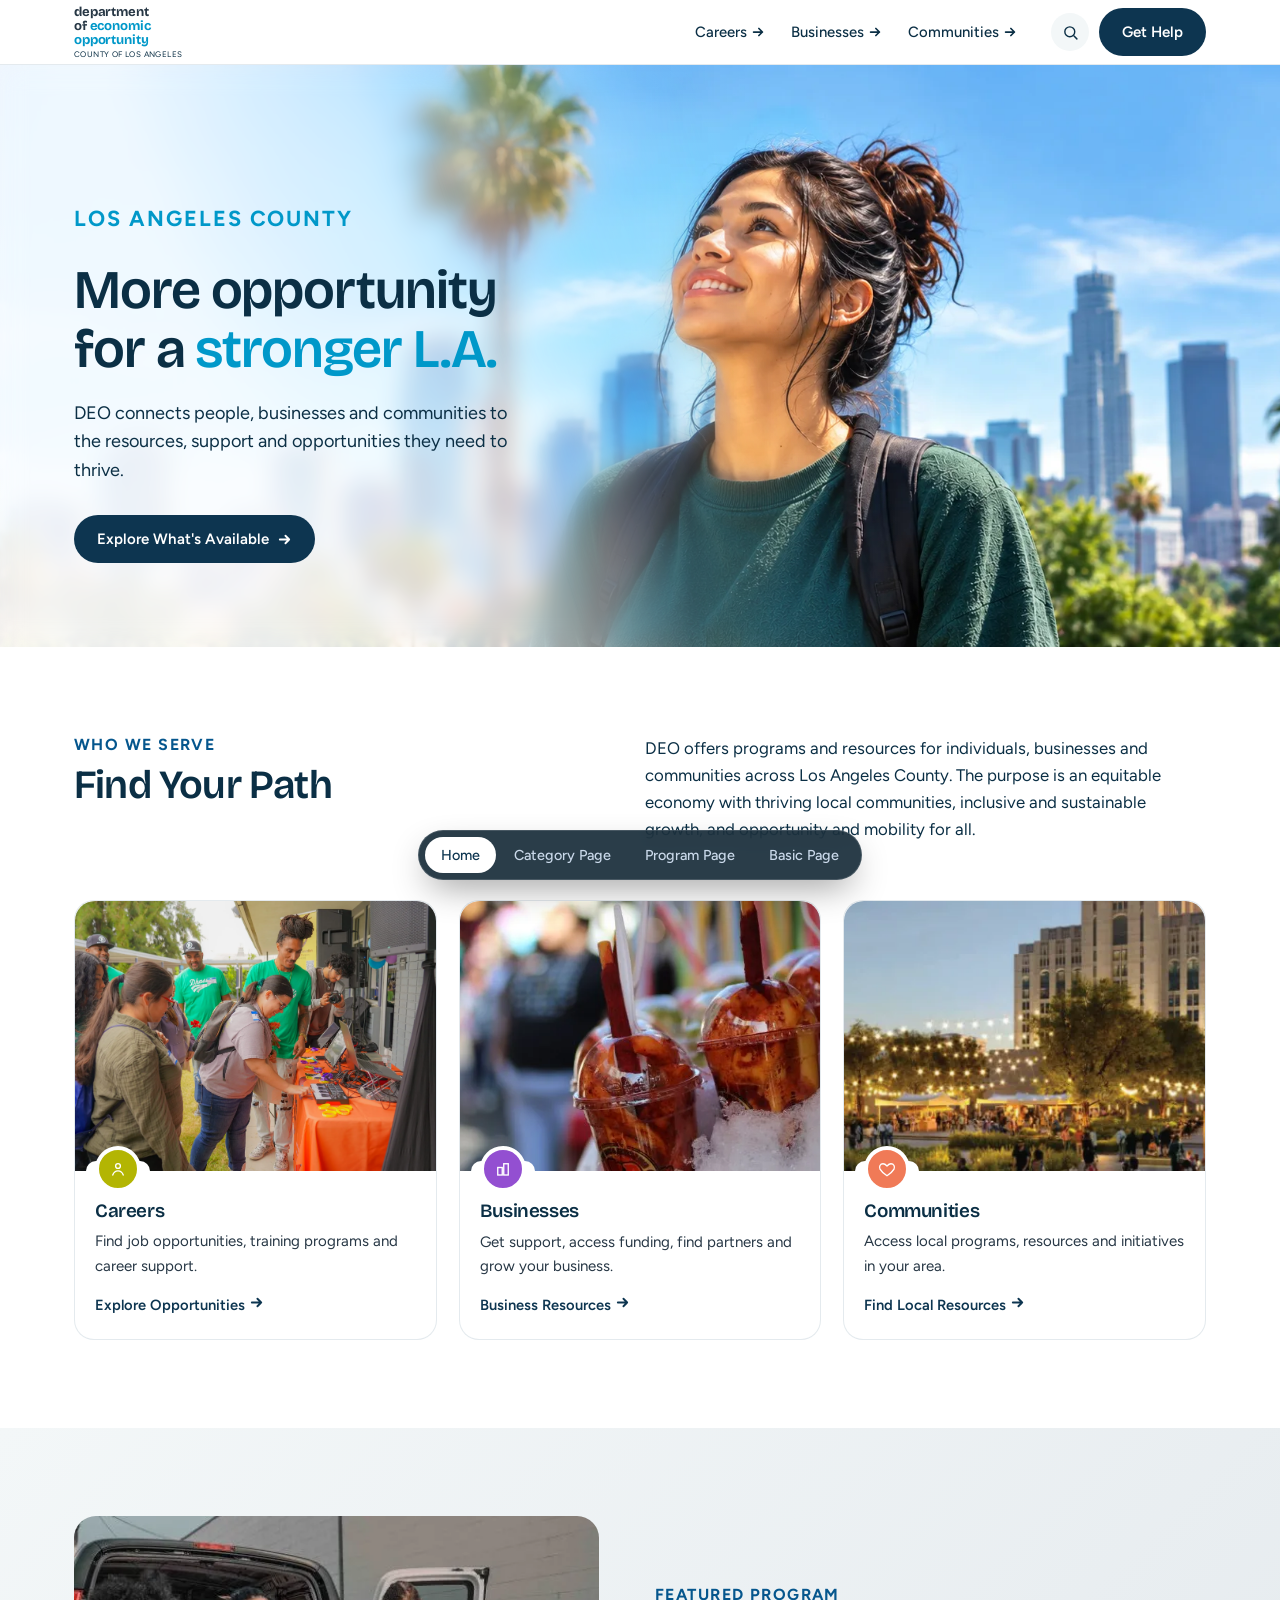
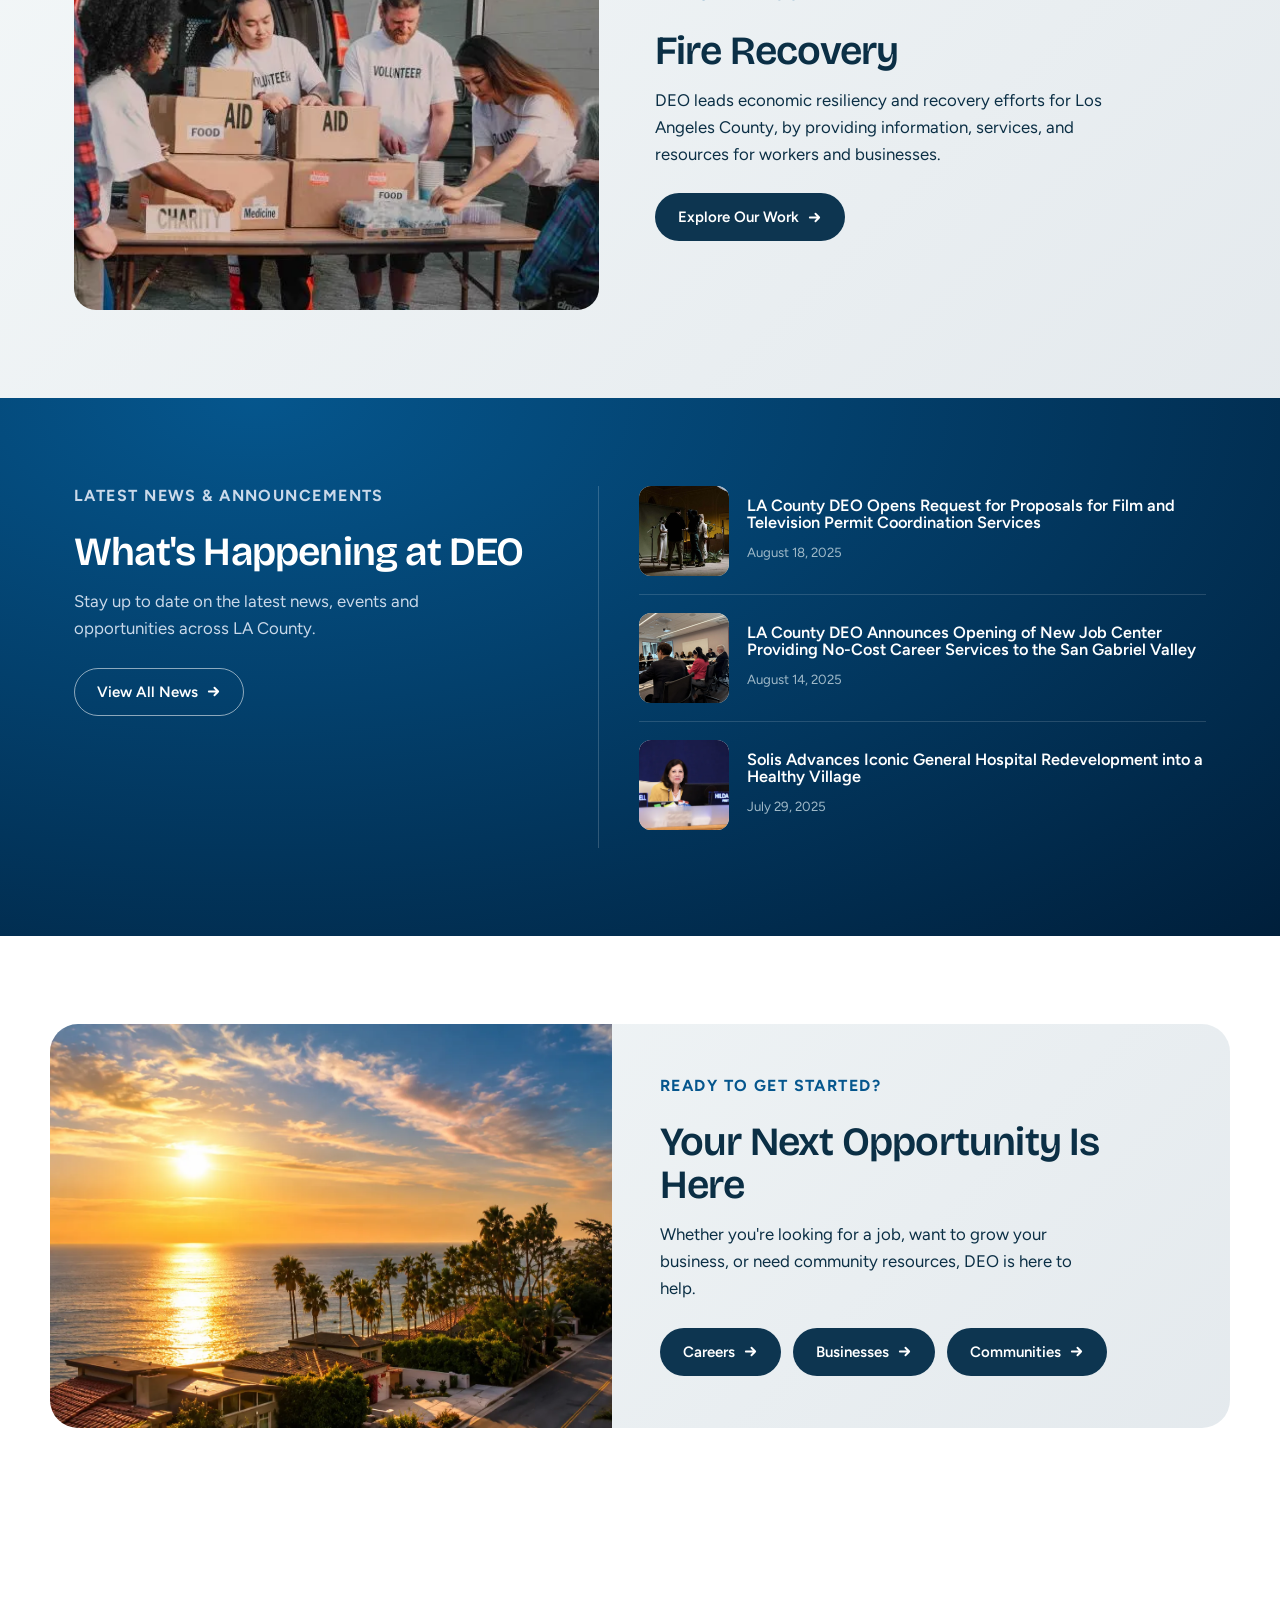
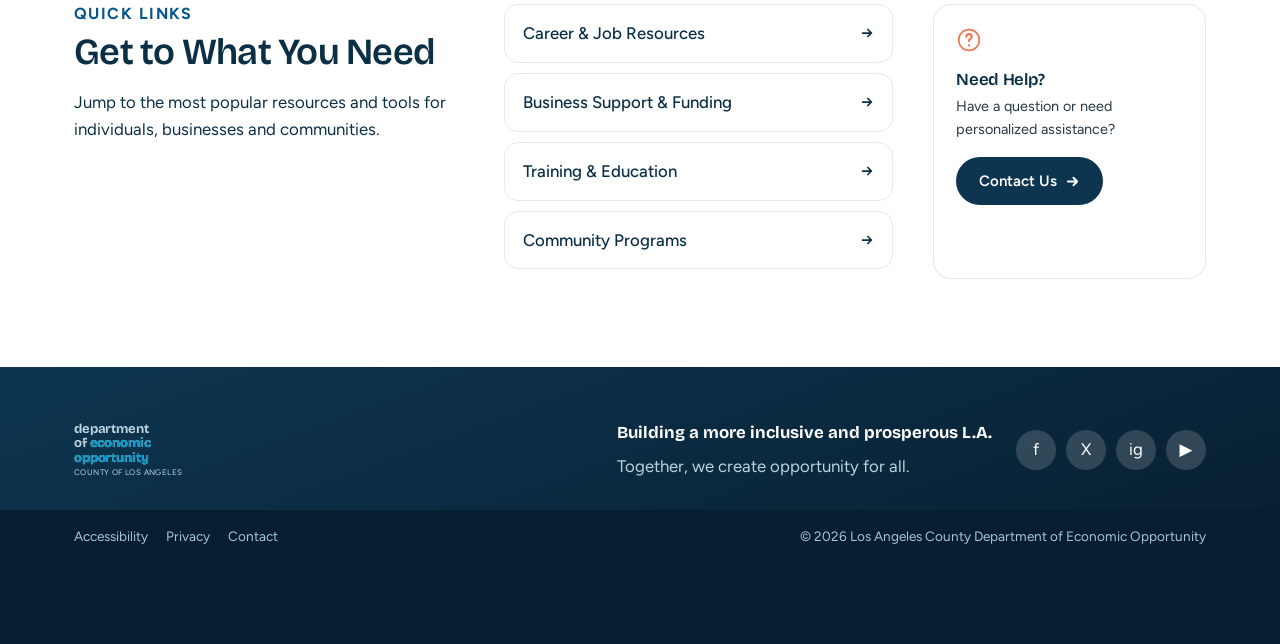
<file: index.html>
<!doctype html>
<html lang="en">
  <head>
    <meta charset="utf-8" />
    <meta
      name="viewport"
      content="width=device-width, initial-scale=1, viewport-fit=cover"
    />
    <meta name="color-scheme" content="light" />
    <title>Department of Economic Opportunity | County of Los Angeles</title>
    <link rel="icon" href="assets/la-county-seal.svg" sizes="32x32" />
    <link rel="apple-touch-icon" href="assets/la-county-seal.svg" />
    <link rel="preconnect" href="https://fonts.googleapis.com" />
    <link rel="preconnect" href="https://fonts.gstatic.com" crossorigin />
    <link
      href="https://fonts.googleapis.com/css2?family=Bricolage+Grotesque:wght@500;600;700&family=Figtree:wght@400;500;600&display=swap"
      rel="stylesheet"
    />
    <link rel="stylesheet" href="style.css" />
  </head>
  <body>
    <header class="bar" id="top">
      <div class="w">
        <a
          class="logo"
          href="#top"
          aria-label="Department of Economic Opportunity, home"
          ><span
            ><b
              ><i class="l1">department of </i>
              <i class="l2">economic opportunity</i></b
            ><small>County of Los Angeles</small></span
          ></a
        >
        <nav aria-label="Main">
          <div class="dd">
            <a href="category.html"
              >Careers
              <svg
                class="ch"
                width="14"
                height="14"
                viewBox="0 0 16 16"
                aria-hidden="true"
              >
                <path
                  d="M3 8h10M9 4l4 4-4 4"
                  fill="none"
                  stroke="currentColor"
                  stroke-width="2"
                  stroke-linecap="round"
                  stroke-linejoin="round"
                />
              </svg>
            </a>
            <ul>
              <li>
                <a href="youthatwork.html"
                  >America’s Job Centers of California</a
                >
              </li>
              <li>
                <a href="youthatwork.html">High Road Training Partnerships</a>
              </li>
              <li>
                <a href="youthatwork.html">Workforce Development Board</a>
              </li>
              <li><a href="youthatwork.html">Youth@Work Program</a></li>
            </ul>
          </div>
          <div class="dd">
            <a href="category.html"
              >Businesses
              <svg
                class="ch"
                width="14"
                height="14"
                viewBox="0 0 16 16"
                aria-hidden="true"
              >
                <path
                  d="M3 8h10M9 4l4 4-4 4"
                  fill="none"
                  stroke="currentColor"
                  stroke-width="2"
                  stroke-linecap="round"
                  stroke-linejoin="round"
                />
              </svg>
            </a>
            <ul>
              <li><a href="youthatwork.html">Office of Small Business</a></li>
              <li><a href="youthatwork.html">Sidewalk Vending Program</a></li>
              <li><a href="youthatwork.html">Small Business Commission</a></li>
              <li><a href="youthatwork.html">Life Sciences Industry</a></li>
              <li>
                <a href="youthatwork.html">Arts, Media, and Entertainment</a>
              </li>
            </ul>
          </div>
          <div class="dd">
            <a href="category.html"
              >Communities
              <svg
                class="ch"
                width="14"
                height="14"
                viewBox="0 0 16 16"
                aria-hidden="true"
              >
                <path
                  d="M3 8h10M9 4l4 4-4 4"
                  fill="none"
                  stroke="currentColor"
                  stroke-width="2"
                  stroke-linecap="round"
                  stroke-linejoin="round"
                />
              </svg>
            </a>
            <ul>
              <li><a href="youthatwork.html">Capital Development</a></li>
              <li>
                <a href="youthatwork.html"
                  >RENOVATE Facade Improvement Program</a
                >
              </li>
              <li>
                <a href="youthatwork.html"
                  >Malibu-Topanga Business Interruption Fund</a
                >
              </li>
            </ul>
          </div>
        </nav>
        <div class="tools">
          <button class="ic-btn" aria-label="Search">
            <svg
              width="17"
              height="17"
              viewBox="0 0 24 24"
              fill="none"
              aria-hidden="true"
            >
              <circle
                cx="11"
                cy="11"
                r="7"
                stroke="currentColor"
                stroke-width="2"
              />
              <path
                d="M21 21l-4-4"
                stroke="currentColor"
                stroke-width="2"
                stroke-linecap="round"
              />
            </svg></button
          ><a class="btn" href="#contact"><span>Get Help</span></a>
        </div>
        <button class="menu" aria-label="Menu" aria-expanded="false" id="mb">
          ☰
        </button>
      </div>
    </header>

    <main>
      <div
        class="hero"
        style="background-image: url(assets/img-optimistic-girl.webp)"
      >
        <div class="w">
          <div class="hero-content">
            <h1>
              <span class="eyebrow">Los Angeles County</span
              ><span class="sr-only">: </span>
              <span class="headline"
                >More opportunity for a
                <span class="t">stronger L.A.</span></span
              >
            </h1>
            <p>
              DEO connects people, businesses and communities to the resources,
              support and opportunities they need to thrive.
            </p>
            <a class="btn" href="#path"
              >Explore What's Available
              <svg
                class="arrow"
                width="15"
                height="15"
                viewBox="0 0 16 16"
                aria-hidden="true"
              >
                <path
                  d="M3 8h10M9 4l4 4-4 4"
                  fill="none"
                  stroke="currentColor"
                  stroke-width="2"
                  stroke-linecap="round"
                  stroke-linejoin="round"
                />
              </svg>
            </a>
          </div>
        </div>
      </div>

      <section id="path">
        <div class="w">
          <div class="hd2">
            <div>
              <h2>
                <span class="eyebrow">Who We Serve</span
                ><span class="sr-only">: </span>
                <span class="headline">Find Your Path</span>
              </h2>
            </div>
            <p>
              DEO offers programs and resources for individuals, businesses and
              communities across Los Angeles County. The purpose is an equitable
              economy with thriving local communities, inclusive and sustainable
              growth, and opportunity and mobility for all.
            </p>
          </div>
          <div class="path">
            <article class="pcard">
              <div class="ph">
                <img
                  src="assets/img-YouthExpo-2.webp"
                  alt="A DEO staff member helping a job seeker"
                />
              </div>
              <div class="body">
                <span class="dot" style="background: var(--avocado)">
                  <svg width="18" height="18" viewBox="0 0 24 24" fill="none">
                    <circle
                      cx="12"
                      cy="8"
                      r="3.2"
                      stroke="white"
                      stroke-width="1.8"
                    />
                    <path
                      d="M5 20c1.2-3.8 4-5.6 7-5.6s5.8 1.8 7 5.6"
                      stroke="white"
                      stroke-width="1.8"
                      stroke-linecap="round"
                    />
                  </svg>
                </span>
                <h3>Careers</h3>
                <p>
                  Find job opportunities, training programs and career support.
                </p>
                <a class="link" href="category.html"
                  >Explore Opportunities
                  <svg
                    class="ar"
                    width="15"
                    height="15"
                    viewBox="0 0 16 16"
                    aria-hidden="true"
                  >
                    <path
                      d="M3 8h10M9 4l4 4-4 4"
                      fill="none"
                      stroke="currentColor"
                      stroke-width="2"
                      stroke-linecap="round"
                      stroke-linejoin="round"
                    />
                  </svg>
                </a>
              </div>
            </article>
            <article class="pcard">
              <div class="ph">
                <img
                  src="assets/img-drinks.webp"
                  alt="Workforce Development Board members in a meeting"
                />
              </div>
              <div class="body">
                <span class="dot" style="background: var(--purple)">
                  <svg width="18" height="18" viewBox="0 0 24 24" fill="none">
                    <rect
                      x="5"
                      y="10"
                      width="6"
                      height="10"
                      stroke="white"
                      stroke-width="1.8"
                    />
                    <rect
                      x="13"
                      y="5"
                      width="6"
                      height="15"
                      stroke="white"
                      stroke-width="1.8"
                    />
                  </svg>
                </span>
                <h3>Businesses</h3>
                <p>
                  Get support, access funding, find partners and grow your
                  business.
                </p>
                <a class="link" href="category.html"
                  >Business Resources
                  <svg
                    class="ar"
                    width="15"
                    height="15"
                    viewBox="0 0 16 16"
                    aria-hidden="true"
                  >
                    <path
                      d="M3 8h10M9 4l4 4-4 4"
                      fill="none"
                      stroke="currentColor"
                      stroke-width="2"
                      stroke-linecap="round"
                      stroke-linejoin="round"
                    />
                  </svg>
                </a>
              </div>
            </article>
            <article class="pcard">
              <div class="ph">
                <img
                  src="assets/img-capital.webp"
                  alt="A County capital development project"
                />
              </div>
              <div class="body">
                <span class="dot" style="background: var(--coral)">
                  <svg width="18" height="18" viewBox="0 0 24 24" fill="none">
                    <path
                      d="M12 21s-7-4.6-9.3-8.8C1 8.7 3 5 6.7 5c2 0 3.4 1 5.3 3 1.9-2 3.3-3 5.3-3C21 5 23 8.7 21.3 12.2 19 16.4 12 21 12 21Z"
                      stroke="white"
                      stroke-width="1.8"
                      stroke-linejoin="round"
                    />
                  </svg>
                </span>
                <h3>Communities</h3>
                <p>
                  Access local programs, resources and initiatives in your area.
                </p>
                <a class="link" href="category.html"
                  >Find Local Resources
                  <svg
                    class="ar"
                    width="15"
                    height="15"
                    viewBox="0 0 16 16"
                    aria-hidden="true"
                  >
                    <path
                      d="M3 8h10M9 4l4 4-4 4"
                      fill="none"
                      stroke="currentColor"
                      stroke-width="2"
                      stroke-linecap="round"
                      stroke-linejoin="round"
                    />
                  </svg>
                </a>
              </div>
            </article>
          </div>
        </div>
      </section>

      <section class="feat">
        <div class="w">
          <div class="ph">
            <img
              src="assets/img-volunteers.webp"
              alt="Volunteers packing food and supply boxes for a community aid distribution"
            />
          </div>
          <div>
            <h2>
              <span class="eyebrow">Featured Program</span
              ><span class="sr-only">: </span>
              <span class="headline">Fire Recovery</span>
            </h2>
            <p>
              DEO leads economic resiliency and recovery efforts for Los Angeles
              County, by providing information, services, and resources for
              workers and businesses.
            </p>
            <a class="btn" href="#initiatives"
              >Explore Our Work
              <svg
                class="arrow"
                width="15"
                height="15"
                viewBox="0 0 16 16"
                aria-hidden="true"
              >
                <path
                  d="M3 8h10M9 4l4 4-4 4"
                  fill="none"
                  stroke="currentColor"
                  stroke-width="2"
                  stroke-linecap="round"
                  stroke-linejoin="round"
                />
              </svg>
            </a>
          </div>
        </div>
      </section>

      <section class="news" id="news">
        <div class="w">
          <div>
            <div class="sticky">
              <h2>
                <span class="eyebrow">Latest News &amp; Announcements</span
                ><span class="sr-only">: </span>
                <span class="headline">What's Happening at DEO</span>
              </h2>
              <p>
                Stay up to date on the latest news, events and opportunities
                across LA County.
              </p>
              <a class="btn o" href="#"
                >View All News
                <svg
                  class="arrow"
                  width="15"
                  height="15"
                  viewBox="0 0 16 16"
                  aria-hidden="true"
                >
                  <path
                    d="M3 8h10M9 4l4 4-4 4"
                    fill="none"
                    stroke="currentColor"
                    stroke-width="2"
                    stroke-linecap="round"
                    stroke-linejoin="round"
                  />
                </svg>
              </a>
            </div>
          </div>
          <div class="nlist">
            <article class="nitem">
              <div class="ph">
                <img
                  src="assets/img-film-set-2.webp"
                  alt="A film and television production set"
                />
              </div>
              <div>
                <h3>
                  LA County DEO Opens Request for Proposals for Film and
                  Television Permit Coordination Services
                </h3>
                <time>August 18, 2025</time>
              </div>
            </article>
            <article class="nitem">
              <div class="ph">
                <img
                  src="assets/img-small-biz-commission.webp"
                  alt="A Small Business Commission meeting"
                />
              </div>
              <div>
                <h3>
                  LA County DEO Announces Opening of New Job Center Providing
                  No-Cost Career Services to the San Gabriel Valley
                </h3>
                <time>August 14, 2025</time>
              </div>
            </article>
            <article class="nitem">
              <div class="ph">
                <img
                  src="assets/img-news-solis.webp"
                  alt="Supervisor Hilda Solis at a County meeting"
                />
              </div>
              <div>
                <h3>
                  Solis Advances Iconic General Hospital Redevelopment into a
                  Healthy Village
                </h3>
                <time>July 29, 2025</time>
              </div>
            </article>
          </div>
        </div>
      </section>

      <section class="cta">
        <div class="w">
          <div class="ph">
            <img
              src="assets/img-sunset.webp"
              alt="Sunset over palm trees and the Los Angeles coastline"
              style="
                position: absolute;
                inset: 0;
                width: 100%;
                height: 100%;
                object-fit: cover;
              "
            />
          </div>
          <div class="body">
            <h2>
              <span class="eyebrow">Ready to Get Started?</span
              ><span class="sr-only">: </span>
              <span class="headline">Your Next Opportunity Is Here</span>
            </h2>
            <p>
              Whether you're looking for a job, want to grow your business, or
              need community resources, DEO is here to help.
            </p>
            <div class="actions">
              <a class="btn" href="category.html"
                >Careers
                <svg
                  class="arrow"
                  width="15"
                  height="15"
                  viewBox="0 0 16 16"
                  aria-hidden="true"
                >
                  <path
                    d="M3 8h10M9 4l4 4-4 4"
                    fill="none"
                    stroke="currentColor"
                    stroke-width="2"
                    stroke-linecap="round"
                    stroke-linejoin="round"
                  /></svg
              ></a>
              <a class="btn" href="category.html"
                >Businesses
                <svg
                  class="arrow"
                  width="15"
                  height="15"
                  viewBox="0 0 16 16"
                  aria-hidden="true"
                >
                  <path
                    d="M3 8h10M9 4l4 4-4 4"
                    fill="none"
                    stroke="currentColor"
                    stroke-width="2"
                    stroke-linecap="round"
                    stroke-linejoin="round"
                  /></svg
              ></a>
              <a class="btn" href="category.html"
                >Communities
                <svg
                  class="arrow"
                  width="15"
                  height="15"
                  viewBox="0 0 16 16"
                  aria-hidden="true"
                >
                  <path
                    d="M3 8h10M9 4l4 4-4 4"
                    fill="none"
                    stroke="currentColor"
                    stroke-width="2"
                    stroke-linecap="round"
                    stroke-linejoin="round"
                  /></svg
              ></a>
            </div>
          </div>
        </div>
      </section>

      <section class="ql">
        <div class="w">
          <div>
            <h2>
              <span class="eyebrow">Quick Links</span
              ><span class="sr-only">: </span>
              <span class="headline">Get to What You Need</span>
            </h2>
            <p>
              Jump to the most popular resources and tools for individuals,
              businesses and communities.
            </p>
          </div>
          <div class="qllist">
            <a href="category.html"
              >Career &amp; Job Resources
              <svg
                class="ch"
                width="14"
                height="14"
                viewBox="0 0 16 16"
                aria-hidden="true"
              >
                <path
                  d="M3 8h10M9 4l4 4-4 4"
                  fill="none"
                  stroke="currentColor"
                  stroke-width="2"
                  stroke-linecap="round"
                  stroke-linejoin="round"
                />
              </svg>
            </a>
            <a href="category.html"
              >Business Support &amp; Funding
              <svg
                class="ch"
                width="14"
                height="14"
                viewBox="0 0 16 16"
                aria-hidden="true"
              >
                <path
                  d="M3 8h10M9 4l4 4-4 4"
                  fill="none"
                  stroke="currentColor"
                  stroke-width="2"
                  stroke-linecap="round"
                  stroke-linejoin="round"
                />
              </svg>
            </a>
            <a href="category.html"
              >Training &amp; Education
              <svg
                class="ch"
                width="14"
                height="14"
                viewBox="0 0 16 16"
                aria-hidden="true"
              >
                <path
                  d="M3 8h10M9 4l4 4-4 4"
                  fill="none"
                  stroke="currentColor"
                  stroke-width="2"
                  stroke-linecap="round"
                  stroke-linejoin="round"
                />
              </svg>
            </a>
            <a href="category.html"
              >Community Programs
              <svg
                class="ch"
                width="14"
                height="14"
                viewBox="0 0 16 16"
                aria-hidden="true"
              >
                <path
                  d="M3 8h10M9 4l4 4-4 4"
                  fill="none"
                  stroke="currentColor"
                  stroke-width="2"
                  stroke-linecap="round"
                  stroke-linejoin="round"
                />
              </svg>
            </a>
          </div>
          <div class="help">
            <svg
              width="26"
              height="26"
              viewBox="0 0 24 24"
              fill="none"
              aria-hidden="true"
            >
              <path
                d="M12 17h.01M9.5 9a2.5 2.5 0 0 1 5 0c0 1.5-1.5 2-2 2.5-.4.4-.5.7-.5 1.5"
                stroke="currentColor"
                stroke-width="2"
                stroke-linecap="round"
                stroke-linejoin="round"
              />
              <circle
                cx="12"
                cy="12"
                r="9.5"
                stroke="currentColor"
                stroke-width="1.6"
              />
            </svg>
            <h3>Need Help?</h3>
            <p>Have a question or need personalized assistance?</p>
            <a class="btn" href="#contact"
              >Contact Us
              <svg
                class="arrow"
                width="15"
                height="15"
                viewBox="0 0 16 16"
                aria-hidden="true"
              >
                <path
                  d="M3 8h10M9 4l4 4-4 4"
                  fill="none"
                  stroke="currentColor"
                  stroke-width="2"
                  stroke-linecap="round"
                  stroke-linejoin="round"
                />
              </svg>
            </a>
          </div>
        </div>
      </section>
    </main>

    <footer id="contact">
      <div class="w fmain">
        <a class="logo" href="#top"
          ><span
            ><b>
              <i class="l1" style="color: #bcd3de">department of</i>
              <i
                class="l2"
                style="background-image: linear-gradient(135deg, #fff, #bcd3de)"
                >economic<br />opportunity</i
              > </b
            ><small style="color: #bcd3de">County of Los Angeles</small></span
          ></a
        >
        <div>
          <b
            style="
              font-family: &quot;Bricolage Grotesque&quot;;
              font-size: 1.05rem;
            "
            >Building a more inclusive and prosperous L.A.</b
          >
          <p>Together, we create opportunity for all.</p>
        </div>
        <div class="soc">
          <a href="#" aria-label="Facebook">f</a><a href="#" aria-label="X">X</a
          ><a href="#" aria-label="Instagram">ig</a
          ><a href="#" aria-label="YouTube">▶</a>
        </div>
      </div>
      <div class="fbottom">
        <div class="w">
          <div>
            <a href="#">Accessibility</a><a href="#">Privacy</a
            ><a href="#">Contact</a>
          </div>
          <span
            >© 2026 Los Angeles County Department of Economic Opportunity</span
          >
        </div>
      </div>
    </footer>

    <div class="mockup-nav" role="navigation" aria-label="Mockup pages">
      <a href="index.html" aria-current="page">Home</a
      ><a href="category.html">Category Page</a
      ><a href="youthatwork.html">Program Page</a
      ><a href="basic-page.html">Basic Page</a>
    </div>
    <script>
      const $ = (s) => document.querySelector(s);
      $("#mb").onclick = () => {
        const b = $(".bar");
        b.classList.toggle("open");
        $("#mb").setAttribute("aria-expanded", b.classList.contains("open"));
      };
      document.addEventListener("click", (e) => {
        if (e.target.closest("nav a")) $(".bar").classList.remove("open");
      });
    </script>
  </body>
</html>
</file>
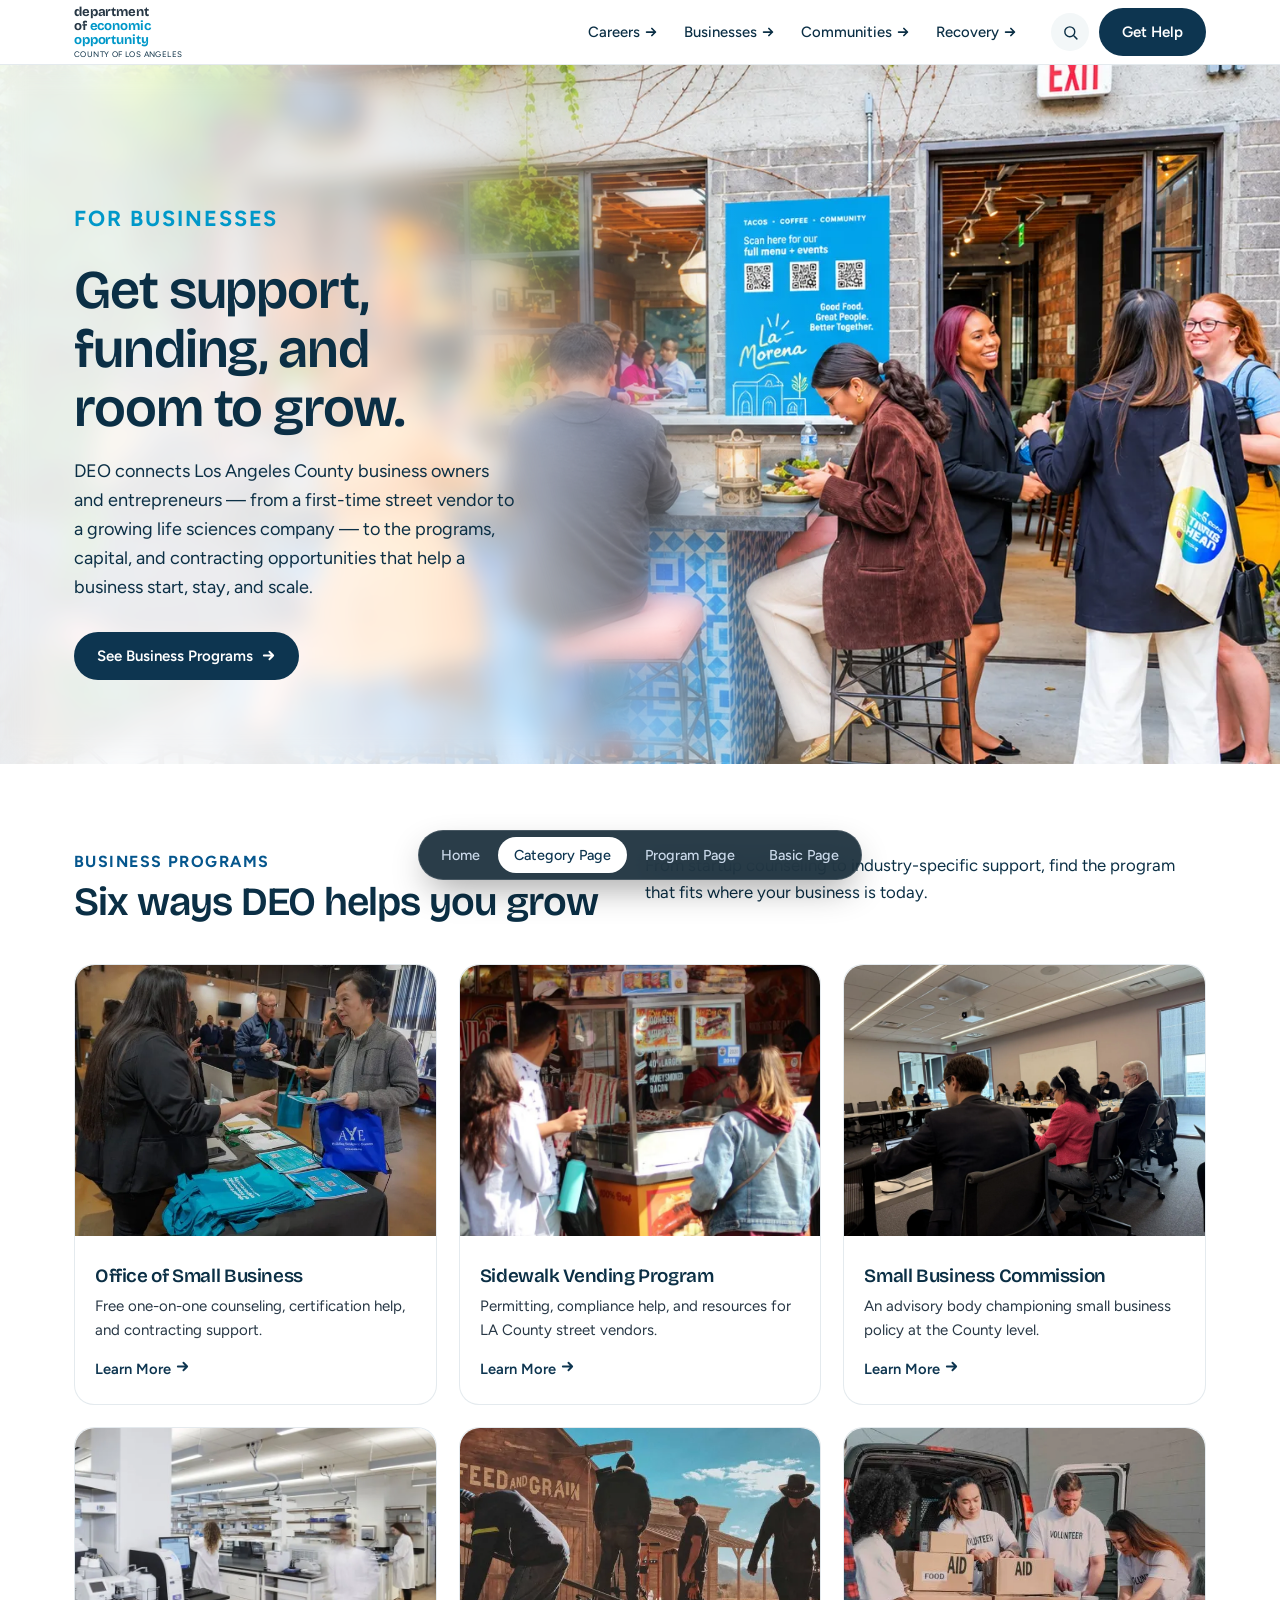
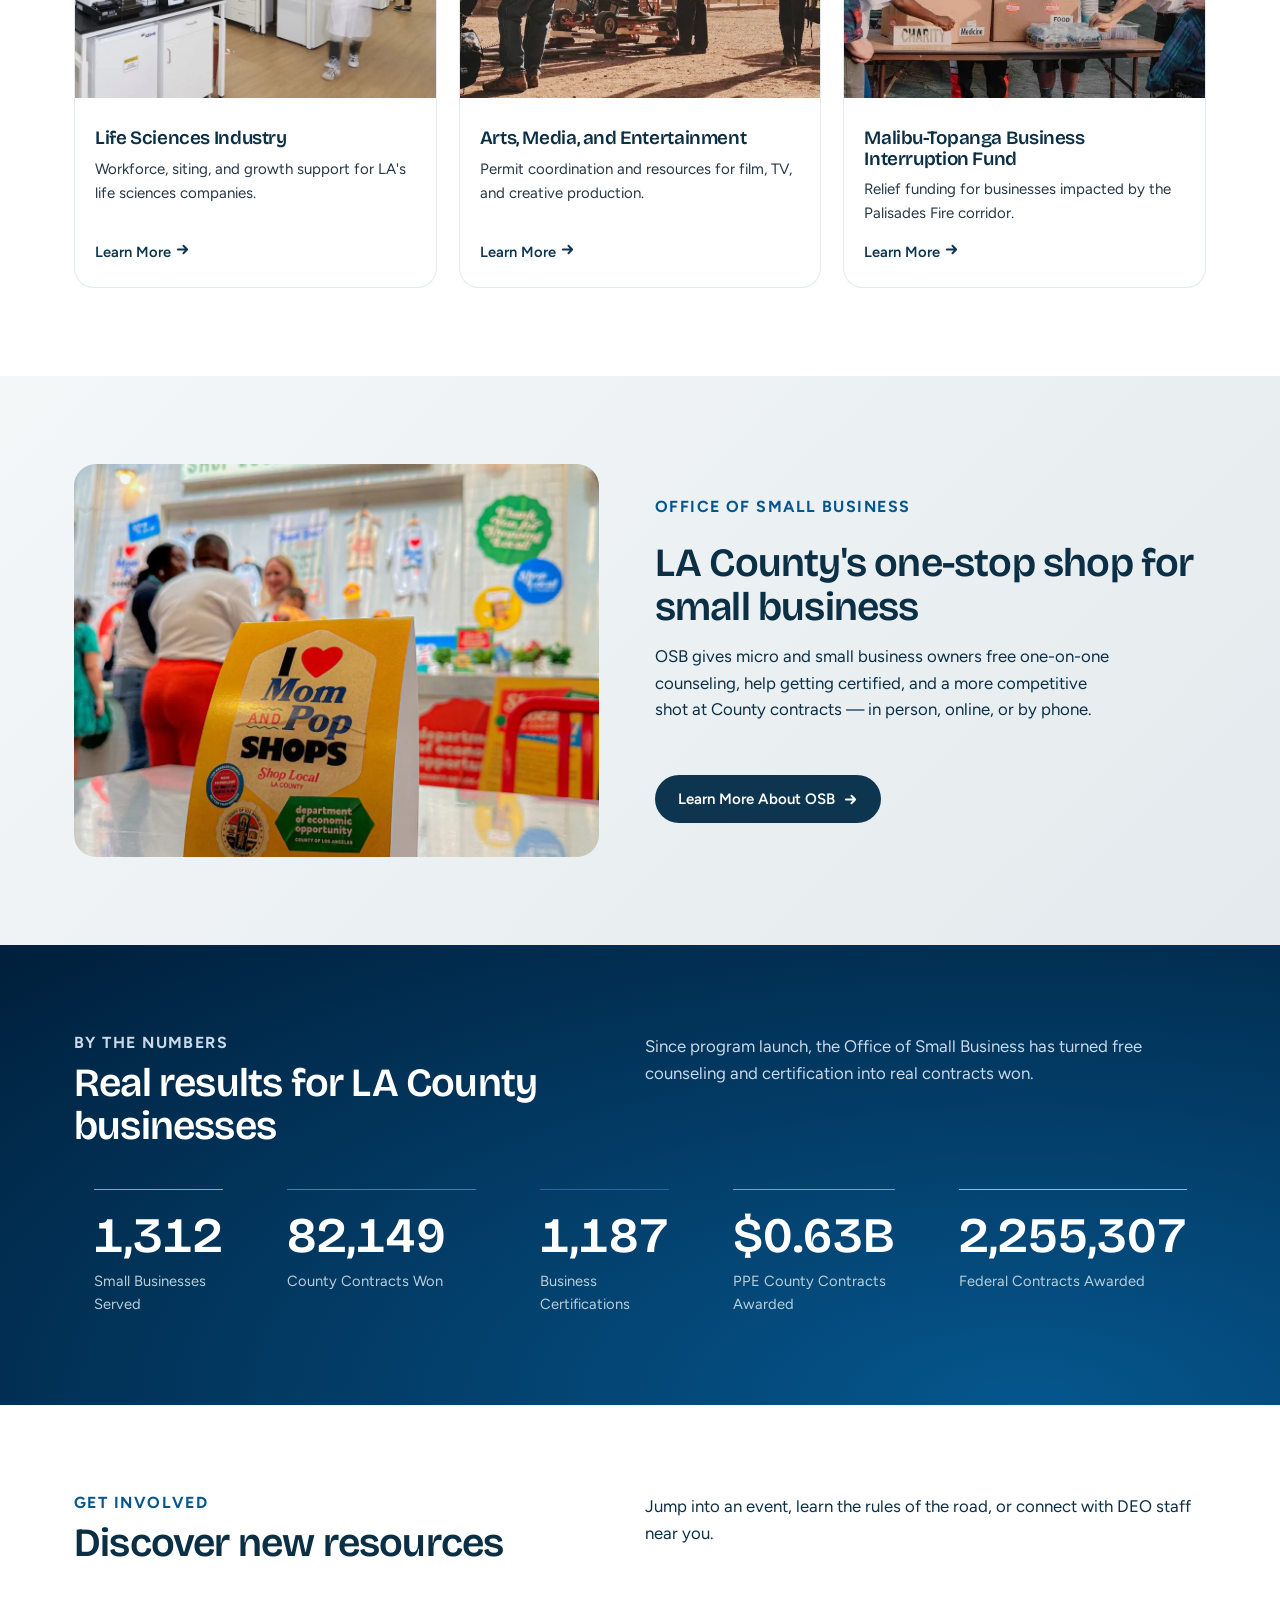
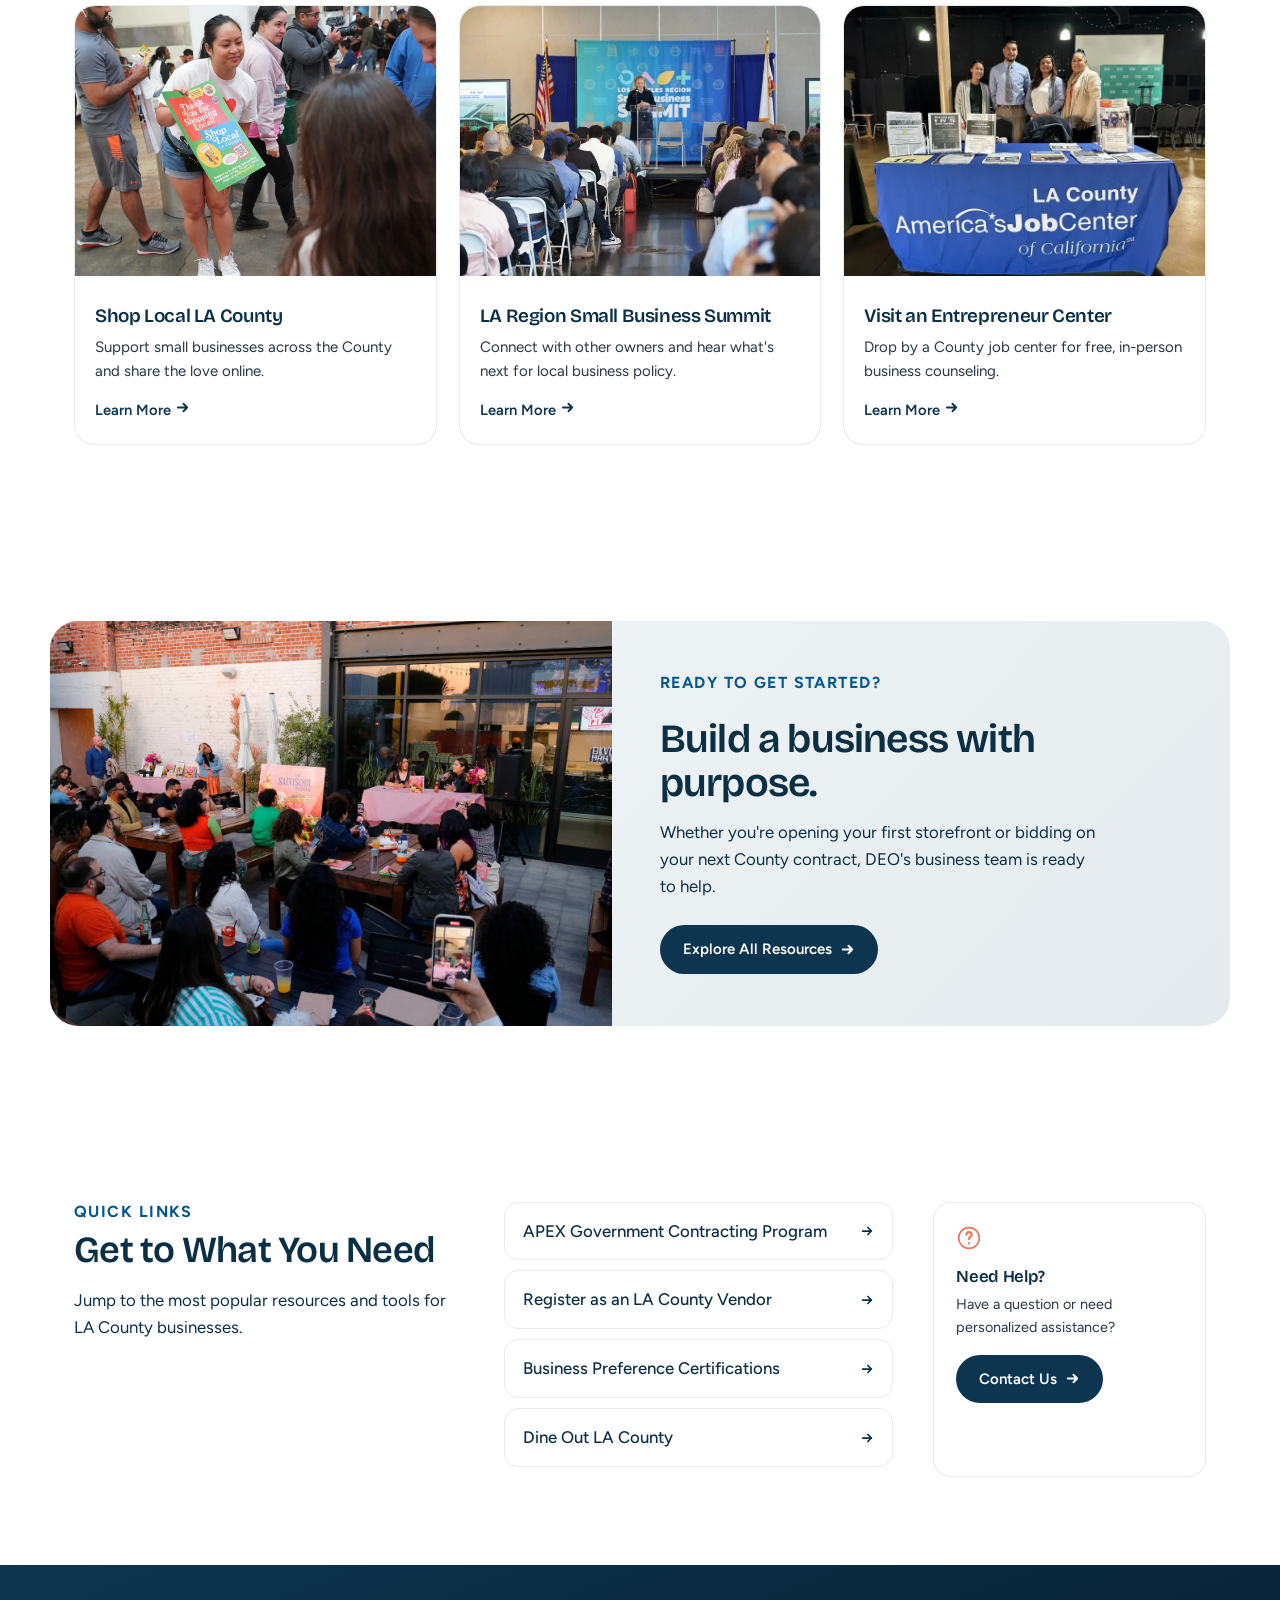
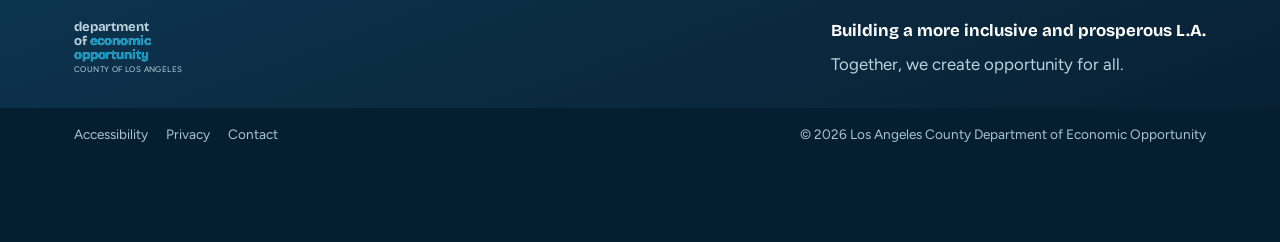
<file: category.html>
<!doctype html>
<html lang="en">
  <head>
    <meta charset="utf-8" />
    <meta
      name="viewport"
      content="width=device-width, initial-scale=1, viewport-fit=cover"
    />
    <meta name="color-scheme" content="light" />
    <title>For Businesses | Department of Economic Opportunity</title>
    <link rel="icon" href="assets/la-county-seal.svg" sizes="32x32" />
    <link rel="apple-touch-icon" href="assets/la-county-seal.svg" />
    <link rel="preconnect" href="https://fonts.googleapis.com" />
    <link rel="preconnect" href="https://fonts.gstatic.com" crossorigin />
    <link
      href="https://fonts.googleapis.com/css2?family=Bricolage+Grotesque:wght@500;600;700&family=Figtree:wght@400;500;600&display=swap"
      rel="stylesheet"
    />
    <link rel="stylesheet" href="style.css" />
  </head>
  <body>
    <header class="bar" id="top">
      <div class="w">
        <a
          class="logo"
          href="./"
          aria-label="Department of Economic Opportunity, home"
          ><span
            ><b
              ><i class="l1">department of </i>
              <i class="l2">economic opportunity</i></b
            ><small>County of Los Angeles</small></span
          ></a
        >
        <nav aria-label="Main">
          <div class="dd">
            <a href="category.html"
              >Careers
              <svg
                class="ch"
                width="14"
                height="14"
                viewBox="0 0 16 16"
                aria-hidden="true"
              >
                <path
                  d="M3 8h10M9 4l4 4-4 4"
                  fill="none"
                  stroke="currentColor"
                  stroke-width="2"
                  stroke-linecap="round"
                  stroke-linejoin="round"
                /></svg
            ></a>
            <ul>
              <li>
                <a href="youthatwork.html"
                  >America’s Job Centers of California</a
                >
              </li>
              <li>
                <a href="youthatwork.html">High Road Training Partnerships</a>
              </li>
              <li>
                <a href="youthatwork.html">Workforce Development Board</a>
              </li>
              <li><a href="youthatwork.html">Youth@Work Program</a></li>
            </ul>
          </div>
          <div class="dd">
            <a href="category.html"
              >Businesses
              <svg
                class="ch"
                width="14"
                height="14"
                viewBox="0 0 16 16"
                aria-hidden="true"
              >
                <path
                  d="M3 8h10M9 4l4 4-4 4"
                  fill="none"
                  stroke="currentColor"
                  stroke-width="2"
                  stroke-linecap="round"
                  stroke-linejoin="round"
                /></svg
            ></a>
            <ul>
              <li><a href="youthatwork.html">Office of Small Business</a></li>
              <li><a href="youthatwork.html">Sidewalk Vending Program</a></li>
              <li><a href="youthatwork.html">Small Business Commission</a></li>
              <li><a href="youthatwork.html">Life Sciences Industry</a></li>
              <li>
                <a href="youthatwork.html">Arts, Media, and Entertainment</a>
              </li>
            </ul>
          </div>
          <div class="dd">
            <a href="category.html"
              >Communities
              <svg
                class="ch"
                width="14"
                height="14"
                viewBox="0 0 16 16"
                aria-hidden="true"
              >
                <path
                  d="M3 8h10M9 4l4 4-4 4"
                  fill="none"
                  stroke="currentColor"
                  stroke-width="2"
                  stroke-linecap="round"
                  stroke-linejoin="round"
                /></svg
            ></a>
            <ul>
              <li><a href="youthatwork.html">Capital Development</a></li>
              <li>
                <a href="youthatwork.html"
                  >RENOVATE Facade Improvement Program</a
                >
              </li>
            </ul>
          </div>
          <div class="dd">
            <a href="category.html"
              >Recovery
              <svg
                class="ch"
                width="14"
                height="14"
                viewBox="0 0 16 16"
                aria-hidden="true"
              >
                <path
                  d="M3 8h10M9 4l4 4-4 4"
                  fill="none"
                  stroke="currentColor"
                  stroke-width="2"
                  stroke-linecap="round"
                  stroke-linejoin="round"
                /></svg
            ></a>
            <ul>
              <li>
                <a href="youthatwork.html"
                  >Malibu-Topanga Business Interruption Fund</a
                >
              </li>
            </ul>
          </div>
        </nav>
        <div class="tools">
          <button class="ic-btn" aria-label="Search">
            <svg
              width="17"
              height="17"
              viewBox="0 0 24 24"
              fill="none"
              aria-hidden="true"
            >
              <circle
                cx="11"
                cy="11"
                r="7"
                stroke="currentColor"
                stroke-width="2"
              />
              <path
                d="M21 21l-4-4"
                stroke="currentColor"
                stroke-width="2"
                stroke-linecap="round"
              />
            </svg></button
          ><a class="btn" href="#contact"><span>Get Help</span></a>
        </div>
        <button class="menu" aria-label="Menu" aria-expanded="false" id="mb">
          ☰
        </button>
      </div>
    </header>

    <main>
      <!-- <div class="w">
        <p class="crumb"><a href="index.html">Home</a><span>/</span>For Businesses</p>
      </div> -->

      <div
        class="hero"
        style="background-image: url(assets/img-biz-owners-networking.webp)"
      >
        <div class="w">
          <div class="hero-content">
            <h1>
              <span class="eyebrow">For Businesses</span
              ><span class="sr-only">: </span>
              <span class="headline"
                >Get support, funding, and room to grow.</span
              >
            </h1>
            <p>
              DEO connects Los Angeles County business owners and entrepreneurs
              — from a first-time street vendor to a growing life sciences
              company — to the programs, capital, and contracting opportunities
              that help a business start, stay, and scale.
            </p>
            <a class="btn" href="#programs"
              >See Business Programs
              <svg
                class="arrow"
                width="15"
                height="15"
                viewBox="0 0 16 16"
                aria-hidden="true"
              >
                <path
                  d="M3 8h10M9 4l4 4-4 4"
                  fill="none"
                  stroke="currentColor"
                  stroke-width="2"
                  stroke-linecap="round"
                  stroke-linejoin="round"
                />
              </svg>
            </a>
          </div>
        </div>
      </div>

      <section id="programs">
        <div class="w">
          <div class="hd2">
            <div>
              <h2>
                <span class="eyebrow">Business Programs</span
                ><span class="sr-only">: </span>
                <span class="headline">Six ways DEO helps you grow</span>
              </h2>
            </div>
            <p>
              From startup counseling to industry-specific support, find the
              program that fits where your business is today.
            </p>
          </div>
          <div class="path cols3">
            <article class="pcard">
              <div class="ph">
                <img
                  src="assets/img-promo-table.webp"
                  alt="Office of Small Business"
                />
              </div>
              <div class="body">
                <h3>Office of Small Business</h3>
                <p>
                  Free one-on-one counseling, certification help, and
                  contracting support.
                </p>
                <a class="link" href="youthatwork.html"
                  >Learn More
                  <svg
                    class="ar"
                    width="15"
                    height="15"
                    viewBox="0 0 16 16"
                    aria-hidden="true"
                  >
                    <path
                      d="M3 8h10M9 4l4 4-4 4"
                      fill="none"
                      stroke="currentColor"
                      stroke-width="2"
                      stroke-linecap="round"
                      stroke-linejoin="round"
                    />
                  </svg>
                </a>
              </div>
            </article>
            <article class="pcard">
              <div class="ph">
                <img
                  src="assets/img-food-stand.webp"
                  alt="Sidewalk Vending Program"
                />
              </div>
              <div class="body">
                <h3>Sidewalk Vending Program</h3>
                <p>
                  Permitting, compliance help, and resources for LA County
                  street vendors.
                </p>
                <a class="link" href="youthatwork.html"
                  >Learn More
                  <svg
                    class="ar"
                    width="15"
                    height="15"
                    viewBox="0 0 16 16"
                    aria-hidden="true"
                  >
                    <path
                      d="M3 8h10M9 4l4 4-4 4"
                      fill="none"
                      stroke="currentColor"
                      stroke-width="2"
                      stroke-linecap="round"
                      stroke-linejoin="round"
                    />
                  </svg>
                </a>
              </div>
            </article>
            <article class="pcard">
              <div class="ph">
                <img
                  src="assets/img-small-biz-commission.webp"
                  alt="Small Business Commission"
                />
              </div>
              <div class="body">
                <h3>Small Business Commission</h3>
                <p>
                  An advisory body championing small business policy at the
                  County level.
                </p>
                <a class="link" href="youthatwork.html"
                  >Learn More
                  <svg
                    class="ar"
                    width="15"
                    height="15"
                    viewBox="0 0 16 16"
                    aria-hidden="true"
                  >
                    <path
                      d="M3 8h10M9 4l4 4-4 4"
                      fill="none"
                      stroke="currentColor"
                      stroke-width="2"
                      stroke-linecap="round"
                      stroke-linejoin="round"
                    />
                  </svg>
                </a>
              </div>
            </article>
            <article class="pcard">
              <div class="ph">
                <img
                  src="assets/img-life-sciences.webp"
                  alt="Life Sciences Industry"
                />
              </div>
              <div class="body">
                <h3>Life Sciences Industry</h3>
                <p>
                  Workforce, siting, and growth support for LA's life sciences
                  companies.
                </p>
                <a class="link" href="youthatwork.html"
                  >Learn More
                  <svg
                    class="ar"
                    width="15"
                    height="15"
                    viewBox="0 0 16 16"
                    aria-hidden="true"
                  >
                    <path
                      d="M3 8h10M9 4l4 4-4 4"
                      fill="none"
                      stroke="currentColor"
                      stroke-width="2"
                      stroke-linecap="round"
                      stroke-linejoin="round"
                    />
                  </svg>
                </a>
              </div>
            </article>
            <article class="pcard">
              <div class="ph">
                <img
                  src="assets/img-film-set.webp"
                  alt="Arts, Media, and Entertainment"
                />
              </div>
              <div class="body">
                <h3>Arts, Media, and Entertainment</h3>
                <p>
                  Permit coordination and resources for film, TV, and creative
                  production.
                </p>
                <a class="link" href="youthatwork.html"
                  >Learn More
                  <svg
                    class="ar"
                    width="15"
                    height="15"
                    viewBox="0 0 16 16"
                    aria-hidden="true"
                  >
                    <path
                      d="M3 8h10M9 4l4 4-4 4"
                      fill="none"
                      stroke="currentColor"
                      stroke-width="2"
                      stroke-linecap="round"
                      stroke-linejoin="round"
                    />
                  </svg>
                </a>
              </div>
            </article>
            <article class="pcard">
              <div class="ph">
                <img
                  src="assets/img-volunteers.webp"
                  alt="Malibu-Topanga Business Interruption Fund"
                />
              </div>
              <div class="body">
                <h3>Malibu-Topanga Business Interruption Fund</h3>
                <p>
                  Relief funding for businesses impacted by the Palisades Fire
                  corridor.
                </p>
                <a class="link" href="youthatwork.html"
                  >Learn More
                  <svg
                    class="ar"
                    width="15"
                    height="15"
                    viewBox="0 0 16 16"
                    aria-hidden="true"
                  >
                    <path
                      d="M3 8h10M9 4l4 4-4 4"
                      fill="none"
                      stroke="currentColor"
                      stroke-width="2"
                      stroke-linecap="round"
                      stroke-linejoin="round"
                    />
                  </svg>
                </a>
              </div>
            </article>
          </div>
        </div>
      </section>

      <section class="feat">
        <div class="w">
          <div class="ph">
            <img
              src="assets/img-i-love-mom-pop-shops.webp"
              alt='An "I heart Mom and Pop Shops" display supporting an East LA small business'
            />
          </div>
          <div>
            <h2>
              <span class="eyebrow">Office of Small Business</span
              ><span class="sr-only">: </span>
              <span class="headline"
                >LA County's one-stop shop for small business</span
              >
            </h2>
            <p>
              OSB gives micro and small business owners free one-on-one
              counseling, help getting certified, and a more competitive shot at
              County contracts — in person, online, or by phone.
            </p>
            <a class="btn" href="youthatwork.html" style="margin-top: 26px"
              >Learn More About OSB
              <svg
                class="arrow"
                width="15"
                height="15"
                viewBox="0 0 16 16"
                aria-hidden="true"
              >
                <path
                  d="M3 8h10M9 4l4 4-4 4"
                  fill="none"
                  stroke="currentColor"
                  stroke-width="2"
                  stroke-linecap="round"
                  stroke-linejoin="round"
                />
              </svg>
            </a>
          </div>
        </div>
      </section>

      <section class="stat-band">
        <div class="w">
          <div class="hd2">
            <div>
              <h2>
                <span class="eyebrow">By the Numbers</span
                ><span class="sr-only">: </span>
                <span class="headline"
                  >Real results for LA County businesses</span
                >
              </h2>
            </div>
            <p>
              Since program launch, the Office of Small Business has turned free
              counseling and certification into real contracts won.
            </p>
          </div>
          <div class="stat-grid">
            <div class="stat">
              <b data-count="2150">0</b><span>Small Businesses Served</span>
            </div>
            <div class="stat">
              <b data-count="134772">0</b><span>County Contracts Won</span>
            </div>
            <div class="stat">
              <b data-count="1947">0</b><span>Business Certifications</span>
            </div>
            <div class="stat">
              <b
                data-count="1.03"
                data-decimals="2"
                data-prefix="$"
                data-suffix="B"
                >0</b
              ><span>PPE County Contracts Awarded</span>
            </div>
            <div class="stat">
              <b data-count="3700000">0</b
              ><span>Federal Contracts Awarded</span>
            </div>
          </div>
        </div>
      </section>

      <section>
        <div class="w">
          <div class="hd2">
            <div>
              <h2>
                <span class="eyebrow">Get Involved</span
                ><span class="sr-only">: </span>
                <span class="headline">Discover new resources</span>
              </h2>
            </div>
            <p>
              Jump into an event, learn the rules of the road, or connect with
              DEO staff near you.
            </p>
          </div>
          <div class="path cols3">
            <article class="pcard">
              <div class="ph">
                <img
                  src="assets/img-girl-holding-sign.webp"
                  alt="Shop Local LA County"
                />
              </div>
              <div class="body">
                <h3>Shop Local LA County</h3>
                <p>
                  Support small businesses across the County and share the love
                  online.
                </p>
                <a class="link" href="youthatwork.html"
                  >Learn More
                  <svg
                    class="ar"
                    width="15"
                    height="15"
                    viewBox="0 0 16 16"
                    aria-hidden="true"
                  >
                    <path
                      d="M3 8h10M9 4l4 4-4 4"
                      fill="none"
                      stroke="currentColor"
                      stroke-width="2"
                      stroke-linecap="round"
                      stroke-linejoin="round"
                    />
                  </svg>
                </a>
              </div>
            </article>
            <article class="pcard">
              <div class="ph">
                <img
                  src="assets/img-summit.webp"
                  alt="LA Region Small Business Summit"
                />
              </div>
              <div class="body">
                <h3>LA Region Small Business Summit</h3>
                <p>
                  Connect with other owners and hear what's next for local
                  business policy.
                </p>
                <a class="link" href="youthatwork.html"
                  >Learn More
                  <svg
                    class="ar"
                    width="15"
                    height="15"
                    viewBox="0 0 16 16"
                    aria-hidden="true"
                  >
                    <path
                      d="M3 8h10M9 4l4 4-4 4"
                      fill="none"
                      stroke="currentColor"
                      stroke-width="2"
                      stroke-linecap="round"
                      stroke-linejoin="round"
                    />
                  </svg>
                </a>
              </div>
            </article>
            <article class="pcard">
              <div class="ph">
                <img
                  src="assets/img-promo-table-pose.webp"
                  alt="Visit an Entrepreneur Center"
                />
              </div>
              <div class="body">
                <h3>Visit an Entrepreneur Center</h3>
                <p>
                  Drop by a County job center for free, in-person business
                  counseling.
                </p>
                <a class="link" href="youthatwork.html"
                  >Learn More
                  <svg
                    class="ar"
                    width="15"
                    height="15"
                    viewBox="0 0 16 16"
                    aria-hidden="true"
                  >
                    <path
                      d="M3 8h10M9 4l4 4-4 4"
                      fill="none"
                      stroke="currentColor"
                      stroke-width="2"
                      stroke-linecap="round"
                      stroke-linejoin="round"
                    />
                  </svg>
                </a>
              </div>
            </article>
          </div>
        </div>
      </section>

      <section class="cta">
        <div class="w">
          <div
            class="ph"
            style="aspect-ratio: auto; height: 100%; min-height: 280px"
          >
            <img
              src="assets/img-lacaf.webp"
              alt="DEO staff and community members at an LA County business event"
              style="
                position: absolute;
                inset: 0;
                width: 100%;
                height: 100%;
                object-fit: cover;
              "
            />
          </div>
          <div class="body">
            <h2>
              <span class="eyebrow">Ready to Get Started?</span
              ><span class="sr-only">: </span>
              <span class="headline">Build a business with purpose.</span>
            </h2>
            <p>
              Whether you're opening your first storefront or bidding on your
              next County contract, DEO's business team is ready to help.
            </p>
            <a class="btn" href="index.html#contact"
              >Explore All Resources
              <svg
                class="arrow"
                width="15"
                height="15"
                viewBox="0 0 16 16"
                aria-hidden="true"
              >
                <path
                  d="M3 8h10M9 4l4 4-4 4"
                  fill="none"
                  stroke="currentColor"
                  stroke-width="2"
                  stroke-linecap="round"
                  stroke-linejoin="round"
                />
              </svg>
            </a>
          </div>
        </div>
      </section>

      <section class="ql">
        <div class="w">
          <div>
            <h2>
              <span class="eyebrow">Quick Links</span
              ><span class="sr-only">: </span>
              <span class="headline">Get to What You Need</span>
            </h2>
            <p>
              Jump to the most popular resources and tools for LA County
              businesses.
            </p>
          </div>
          <div class="qllist">
            <a href="youthatwork.html"
              >APEX Government Contracting Program
              <svg
                class="ch"
                width="14"
                height="14"
                viewBox="0 0 16 16"
                aria-hidden="true"
              >
                <path
                  d="M3 8h10M9 4l4 4-4 4"
                  fill="none"
                  stroke="currentColor"
                  stroke-width="2"
                  stroke-linecap="round"
                  stroke-linejoin="round"
                />
              </svg>
            </a>
            <a href="youthatwork.html"
              >Register as an LA County Vendor
              <svg
                class="ch"
                width="14"
                height="14"
                viewBox="0 0 16 16"
                aria-hidden="true"
              >
                <path
                  d="M3 8h10M9 4l4 4-4 4"
                  fill="none"
                  stroke="currentColor"
                  stroke-width="2"
                  stroke-linecap="round"
                  stroke-linejoin="round"
                />
              </svg>
            </a>
            <a href="youthatwork.html"
              >Business Preference Certifications
              <svg
                class="ch"
                width="14"
                height="14"
                viewBox="0 0 16 16"
                aria-hidden="true"
              >
                <path
                  d="M3 8h10M9 4l4 4-4 4"
                  fill="none"
                  stroke="currentColor"
                  stroke-width="2"
                  stroke-linecap="round"
                  stroke-linejoin="round"
                />
              </svg>
            </a>
            <a href="youthatwork.html"
              >Dine Out LA County
              <svg
                class="ch"
                width="14"
                height="14"
                viewBox="0 0 16 16"
                aria-hidden="true"
              >
                <path
                  d="M3 8h10M9 4l4 4-4 4"
                  fill="none"
                  stroke="currentColor"
                  stroke-width="2"
                  stroke-linecap="round"
                  stroke-linejoin="round"
                />
              </svg>
            </a>
          </div>
          <div class="help">
            <svg
              width="26"
              height="26"
              viewBox="0 0 24 24"
              fill="none"
              aria-hidden="true"
            >
              <path
                d="M12 17h.01M9.5 9a2.5 2.5 0 0 1 5 0c0 1.5-1.5 2-2 2.5-.4.4-.5.7-.5 1.5"
                stroke="currentColor"
                stroke-width="2"
                stroke-linecap="round"
                stroke-linejoin="round"
              />
              <circle
                cx="12"
                cy="12"
                r="9.5"
                stroke="currentColor"
                stroke-width="1.6"
              />
            </svg>
            <h3>Need Help?</h3>
            <p>Have a question or need personalized assistance?</p>
            <a class="btn" href="index.html#contact"
              >Contact Us
              <svg
                class="arrow"
                width="15"
                height="15"
                viewBox="0 0 16 16"
                aria-hidden="true"
              >
                <path
                  d="M3 8h10M9 4l4 4-4 4"
                  fill="none"
                  stroke="currentColor"
                  stroke-width="2"
                  stroke-linecap="round"
                  stroke-linejoin="round"
                />
              </svg>
            </a>
          </div>
        </div>
      </section>
    </main>

    <footer id="contact">
      <div class="w fmain">
        <a class="logo" href="index.html"
          ><span
            ><b>
              <i class="l1" style="color: #bcd3de">department of</i>
              <i
                class="l2"
                style="background-image: linear-gradient(135deg, #fff, #bcd3de)"
                >economic<br />opportunity</i
              > </b
            ><small style="color: #bcd3de">County of Los Angeles</small></span
          ></a
        >
        <div>
          <b
            style="
              font-family: &quot;Bricolage Grotesque&quot;;
              font-size: 1.05rem;
            "
            >Building a more inclusive and prosperous L.A.</b
          >
          <p>Together, we create opportunity for all.</p>
        </div>
      </div>
      <div class="fbottom">
        <div class="w">
          <div>
            <a href="#">Accessibility</a><a href="#">Privacy</a
            ><a href="#">Contact</a>
          </div>
          <span
            >© 2026 Los Angeles County Department of Economic Opportunity</span
          >
        </div>
      </div>
    </footer>

    <div class="mockup-nav" role="navigation" aria-label="Mockup pages">
      <a href="index.html">Home</a
      ><a href="category.html" aria-current="page">Category Page</a
      ><a href="youthatwork.html">Program Page</a
      ><a href="basic-page.html">Basic Page</a>
    </div>
    <script>
      const $ = (s) => document.querySelector(s);
      $("#mb").onclick = () => {
        const b = $(".bar");
        b.classList.toggle("open");
        $("#mb").setAttribute("aria-expanded", b.classList.contains("open"));
      };
      document.addEventListener("click", (e) => {
        if (e.target.closest("nav a")) $(".bar").classList.remove("open");
      });

      // Count-up animation for .stat-grid numbers: starts when the grid
      // scrolls into view, climbs from 0 to data-count over ~3s.
      (function () {
        const reduceMotion = window.matchMedia(
          "(prefers-reduced-motion: reduce)",
        ).matches;
        const DURATION = 3000;
        const easeOutCubic = (t) => 1 - Math.pow(1 - t, 3);

        function formatValue(n, el) {
          const decimals = parseInt(el.dataset.decimals || "0", 10);
          const prefix = el.dataset.prefix || "";
          const suffix = el.dataset.suffix || "";
          const body =
            decimals > 0
              ? n.toFixed(decimals)
              : Math.round(n).toLocaleString("en-US");
          return prefix + body + suffix;
        }

        function animateStat(el) {
          const target = parseFloat(el.dataset.count);
          if (reduceMotion || isNaN(target)) {
            el.textContent = formatValue(target || 0, el);
            return;
          }
          const start = performance.now();
          function tick(now) {
            const p = Math.min((now - start) / DURATION, 1);
            el.textContent = formatValue(target * easeOutCubic(p), el);
            if (p < 1) requestAnimationFrame(tick);
          }
          requestAnimationFrame(tick);
        }

        // Reserve each number's final width (see .stat b::after in style.css).
        document.querySelectorAll("[data-count]").forEach((el) => {
          el.dataset.final = formatValue(parseFloat(el.dataset.count) || 0, el);
        });

        const grids = document.querySelectorAll(".stat-grid");
        if (!grids.length) return;
        const io = new IntersectionObserver(
          (entries) => {
            entries.forEach((entry) => {
              if (!entry.isIntersecting) return;
              entry.target
                .querySelectorAll("[data-count]")
                .forEach(animateStat);
              io.unobserve(entry.target);
            });
          },
          { threshold: 0.4 },
        );
        grids.forEach((g) => io.observe(g));
      })();
    </script>
  </body>
</html>
</file>
<file: style.css>
@view-transition {
  navigation: auto;
}
:root {
  color-scheme: light;
  --surface: #fff;
  --ink: #0b2f45;
  --chalk: #cad9ea;
  --mute: #273745;
  --line: #bac8d263;
  --aqua: #35e6fc;
  --aquaD: #0098c9;
  --teal: #05568d;
  --tealD: #06436b;
  --deep: #0d3550;
  --deeper: #001f3b;
  --panel: #f3f7f8;
  --avocado: #b3b503; /* #949600 */
  --avocadoD: #6e7000;
  --purple: #934fd1;
  --blue: #5240ff;
  --coral: #f07a57; /* #d8471b */
  --glow-shadow: 0 0 0 -15px #00b1d200;
  --glow-shadow-hover: 0 16px 34px -15px #00b1d266;
  --g-panel: linear-gradient(135deg, var(--panel), var(--line));
  --g-news: radial-gradient(
    farthest-corner at 20% 0%,
    var(--teal),
    var(--deeper)
  );
  --g-footer: linear-gradient(160deg, var(--deep), #071c2c);
  box-sizing: border-box;
  padding-top: env(safe-area-inset-top, 0px);
  padding-bottom: env(safe-area-inset-bottom, 0px);
}
html {
  scroll-padding-top: calc(66px + env(safe-area-inset-top, 0px));
  scroll-behavior: smooth;
  background: #fff;
}
*,
*::before,
*::after {
  box-sizing: border-box;
}
body {
  margin: 0;
  background: #fff;
  color: var(--ink);
  font:
    400 1.05rem/1.6 Figtree,
    system-ui,
    sans-serif;
}
a {
  color: inherit;
}
h1,
h2,
h3 {
  font-family: "Bricolage Grotesque", Figtree, sans-serif;
  font-weight: 600;
  line-height: 1.08;
  margin: 0;
  letter-spacing: -0.02em;
}
.eyebrow {
  font: 700 1rem Figtree;
  letter-spacing: 0.09em;
  text-transform: uppercase;
  color: var(--teal);
  margin: 0 0 10px;
}
.subheadline {
  display: block;
  font: 400 1.2rem Figtree;
  letter-spacing: 0;
  color: var(--teal);
  margin: 0 0 10px;
}
:focus-visible {
  outline: 3px solid var(--aqua);
  outline-offset: 3px;
  border-radius: 6px;
}
.w {
  max-width: 1180px;
  margin: 0 auto;
  padding: 0 24px;
}
.arrow {
  display: inline-block;
  transition: transform 0.18s;
}
a:hover .arrow {
  transform: translateX(4px);
}
/* bar */
.bar {
  position: sticky;
  top: env(safe-area-inset-top, 0px);
  z-index: 9;
  background: #ffffffbb;
  backdrop-filter: blur(14px);
  border-bottom: 1px solid var(--line);
}
.bar .w {
  display: flex;
  align-items: center;
  gap: 22px;
  height: 64px;
}
.logo {
  display: flex;
  align-items: center;
  gap: 10px;
  text-decoration: none;
  text-wrap: balance;
  flex: none;
  margin-right: auto;
}
.logo b {
  display: block;
  font:
    700 0.82rem/1.08 "Bricolage Grotesque",
    sans-serif;
  letter-spacing: -0.01em;
  text-wrap: balance;
  max-width: 5rem;
}
.logo i {
  display: inline;
  font-style: normal;
}
.logo .l1 {
  color: var(--mute);
}
.logo .l2 {
  /* background-image: linear-gradient(151deg, var(--aquaD), var(--deep)); */
  background-clip: text;
  -webkit-background-clip: text;
  color: transparent;
  color: var(--aquaD);
}
.logo small {
  display: block;
  font-size: 0.5rem;
  line-height: 1.3;
  color: var(--ink);
  letter-spacing: 0.05em;
  text-transform: uppercase;
  margin-top: 2px;
}
nav {
  margin-left: 12px;
  display: flex;
  align-items: center;
  gap: 2px;
}
nav > a,
.dd > a,
.dd > button {
  font:
    500 0.93rem Figtree,
    sans-serif;
  color: var(--ink);
  background: none;
  border: 0;
  padding: 8px 12px;
  border-radius: 999px;
  cursor: pointer;
  text-decoration: none;
  display: flex;
  align-items: center;
  gap: 4px;
  white-space: nowrap;
  transition:
    color 0.15s,
    background 0.15s;
}
nav > a:hover,
.dd:hover > a,
.dd:focus-within > a,
.dd:hover > button,
.dd:focus-within > button {
  background: var(--panel);
  color: var(--aquaD);
}
.dd {
  position: relative;
}
.dd ul {
  position: absolute;
  left: 0;
  top: 100%;
  min-width: 280px;
  margin: 0;
  padding: 8px;
  list-style: none;
  background: #fff;
  border: 1px solid var(--line);
  border-radius: 16px;
  box-shadow: 0 18px 40px -20px rgba(10, 63, 92, 0.4);
  display: none;
}
.dd:hover ul,
.dd:focus-within ul {
  display: block;
}
.dd ul a {
  display: block;
  padding: 9px 12px;
  border-radius: 10px;
  text-decoration: none;
  font-size: 0.94rem;
}
.dd ul a:hover {
  background: var(--panel);
  color: var(--aquaD);
}
.tools {
  display: flex;
  align-items: center;
  gap: 10px;
}
.ic-btn {
  width: 38px;
  height: 38px;
  border-radius: 50%;
  background: var(--panel);
  border: 0;
  display: grid;
  place-items: center;
  color: var(--ink);
  cursor: pointer;
  flex: none;
}
.btn {
  display: inline-flex;
  align-items: center;
  gap: 8px;
  padding: 11px 22px;
  border-radius: 999px;
  background: var(--deep);
  color: #fff;
  text-decoration: none;
  font-weight: 600;
  font-size: 0.94rem;
  border: 1.5px solid transparent;
  transition:
    box-shadow 0.2s,
    background 0.2s;
}
.btn:hover {
  background: var(--aquaD);
}
.btn.o {
  background: transparent;
  color: #fff;
  border-color: rgba(255, 255, 255, 0.55);
}
.btn.o:hover {
  background: rgba(255, 255, 255, 0.12);
}
.menu {
  display: none;
  background: var(--panel);
  border: 0;
  border-radius: 10px;
  width: 40px;
  height: 36px;
  color: inherit;
  font-size: 1.2rem;
}
/* hero */
.hero {
  position: relative;
  padding: 120px 0 84px;
  overflow: hidden;
  background: #ffffff center 30% / cover no-repeat;
  isolation: isolate;
  min-height: 560px;
  display: flex;
  align-items: center;
  color: var(--ink);
}
.hero::before {
  content: "";
  position: absolute;
  inset: 0;
  background: linear-gradient(
    72deg,
    #ffffffe6 20%,
    #ffffffad 36%,
    #ffffff2e 48%,
    #ffffff00 64%
  );
  z-index: 0;
}
.hero::after {
  content: "";
  position: absolute;
  inset: 0;
  background: #ffffff11;
  mask: linear-gradient(72deg, black 40%, transparent 60%);
  backdrop-filter: saturate(1.5) blur(12px);
  z-index: 0;
}
.hero .w {
  position: relative;
  z-index: 1;
  display: grid;
  grid-template-columns: 1.15fr 0.85fr;
  gap: 10px;
  align-items: center;
}
.hero-content {
  max-width: 80%;
}
.hero h1 {
  font-size: clamp(2.1rem, 4.8148vw + -0.2111rem, 3.4rem);
  text-wrap: balance;
}
.hero .t {
  color: var(--aquaD);
}
.hero p {
  font-size: clamp(0.8rem, 1.2222vw + 0.2133rem, 1.13rem);
  margin: 20px 0 30px;
}
.hero .eyebrow {
  color: var(--aquaD);
  font-size: 1.36rem;
  margin: 20px 0 30px; /* was inherited from .hero p */
}
.hero .subheadline {
  color: var(--aquaD);
  font-size: 1.6rem;
  margin: 10px 0 30px; /* was inherited from .hero p */
}
.qcard {
  width: 250px;
  display: flex;
  flex-direction: column;
  gap: 12px;
  z-index: 2;
  margin-left: auto;
}
.qcard a {
  display: flex;
  align-items: center;
  gap: 14px;
  background: #ffffffbb;
  backdrop-filter: blur(10px);
  border-radius: 16px;
  padding: 13px 14px;
  text-decoration: none;
  box-shadow: var(--glow-shadow);
  border: 1.5px solid transparent;
  transition:
    border-color 0.2s,
    box-shadow 0.2s;
}
.qcard a:hover {
  border-color: var(--aqua);
  box-shadow: var(--glow-shadow-hover);
}
.qcard .ico {
  width: 38px;
  height: 38px;
  border-radius: 50%;
  background: var(--deep);
  color: #fff;
  display: grid;
  place-items: center;
  flex: none;
  transition: all 0.4s;
}
.qcard a:hover .ico {
  scale: 1.2;
}
.qcard b {
  display: block;
  font-size: 0.92rem;
  font-family: "Bricolage Grotesque", sans-serif;
  font-weight: 600;
}
.qcard span {
  display: block;
  font-size: 0.78rem;
  color: var(--mute);
  line-height: 1.3;
  margin-top: 2px;
}
.qcard svg.ar {
  margin-left: auto;
  flex: none;
  color: var(--mute);
}
@media (min-width: 901px) {
  .hero .w {
    grid-template-columns: 1fr 1fr;
  }
}
/* find your path */
section {
  padding: 88px 0;
}
.hd2 {
  display: flex;
  justify-content: space-between;
  gap: 40px;
  margin-bottom: 40px;
}
.hd2 h2 {
  font-size: clamp(1.9rem, 3.4vw, 2.5rem);
}
.hd2 p {
  /* color: var(--mute); */
  max-width: 51ch;
  margin-top: 0;
}
.path {
  display: grid;
  grid-template-columns: repeat(3, 1fr);
  gap: 22px;
}
.pcard {
  background: #fff;
  border: 1px solid var(--line);
  border-radius: 20px;
  box-shadow: var(--glow-shadow);
  overflow: visible;
  display: flex;
  flex-direction: column;
  transition:
    border-color 0.2s,
    box-shadow 0.2s,
    transform 0.2s;
}
.pcard:hover {
  border-color: var(--aqua);
  box-shadow: var(--glow-shadow-hover);
  transform: translateY(-3px);
}
.pcard:hover .ph img {
  transform: scale(1.06);
}
.ph {
  position: relative;
  overflow: hidden;
  background: var(--panel);
}
.ph img {
  position: absolute;
  inset: 0;
  width: 100%;
  height: 100%;
  object-fit: cover;
  display: block;
  transition: transform 0.4s;
}
.pcard .ph {
  border-radius: 20px 20px 0 0;
  aspect-ratio: 4/3;
}
.pcard .body {
  padding: 30px 20px 22px;
  position: relative;
  display: flex;
  flex-direction: column;
  flex: 1;
}
.dot {
  position: absolute;
  top: -25px;
  left: 20px;
  width: 46px;
  height: 46px;
  border-radius: 50%;
  display: grid;
  place-items: center;
  color: #fff;
  border: 4px solid #fff;
  background-repeat: no-repeat;
  transition: all 0.4s;
}
.dot::before,
.dot::after {
  content: "";
  position: absolute;
  bottom: 15px;
  right: -13px;
  background: #ffffff;
  width: 12px;
  height: 12px;
  border-radius: 0 10px 0 0;
  corner-shape: scoop;
}
.dot::after {
  right: 39px;
  border-radius: 10px 0 0 0;
}
.pcard:hover .dot {
  scale: 1.2;
}
.pcard h3 {
  font-size: 1.18rem;
  margin-bottom: 8px;
}
.pcard p {
  color: var(--mute);
  font-size: 0.94rem;
  margin: 0 0 16px;
}
.pcard .link {
  color: var(--deep);
  font-weight: 600;
  font-size: 0.92rem;
  text-decoration: none;
  margin-top: auto;
  transition: color 0.15s;
}
.pcard .link:hover {
  color: var(--aquaD);
}
/* featured */
.feat {
  background-image: var(--g-panel);
}
.feat .w {
  display: grid;
  grid-template-columns: 1fr 1.05fr;
  gap: 56px;
  align-items: center;
}
.feat .ph {
  border-radius: 22px;
  aspect-ratio: 16/12;
}
.feat .ph img,
.cta .ph img,
.nitem .ph img {
  transition: none;
}
.feat h2 {
  font-size: clamp(1.9rem, 3.4vw, 2.5rem);
  margin: 0 0 14px;
}
.feat p {
  /* color: var(--mute); */
  max-width: 42ch;
  margin: 0 0 26px;
}
/* news */
.news {
  background-image: var(--g-news);
  color: #fff;
}
.news .w {
  display: grid;
  grid-template-columns: 1fr 1.3fr;
  gap: 56px;
}
.news h2 {
  color: #fff;
  font-size: clamp(1.9rem, 3.4vw, 2.5rem);
  margin: 0 0 14px;
}
.news > .w > div:first-child p {
  color: #cad9ea;
  max-width: 34ch;
  margin: 0 0 26px;
}
.nlist {
  border-left: 1px solid rgba(255, 255, 255, 0.18);
  padding-left: 40px;
}
.nitem {
  display: grid;
  grid-template-columns: 90px 1fr;
  gap: 18px;
  padding: 18px 0;
  border-top: 1px solid rgba(255, 255, 255, 0.14);
  align-items: center;
}
.nitem:first-child {
  border-top: 0;
  padding-top: 0;
}
.nitem .ph {
  border-radius: 12px;
  aspect-ratio: 1/1;
}
.nitem h3 {
  font-size: 1.02rem;
  font-family: Figtree;
  font-weight: 600;
  margin: 0 0 6px;
  letter-spacing: 0;
}
.nitem time {
  color: #9fb9c8;
  font-size: 0.83rem;
}
/* cta */
.cta {
  padding-left: 24px;
  padding-right: 24px;
}
.cta .w {
  display: grid;
  grid-template-columns: 1fr 1.1fr;
  gap: 0;
  align-items: stretch;
  background-image: var(--g-panel);
  border-radius: 28px;
  padding-left: 0;
  padding-right: 0;
  overflow: hidden;
}
.cta .ph {
  aspect-ratio: auto;
  height: 100%;
  min-height: 280px;
}
.cta .body {
  padding: 52px 48px;
}
.cta h2 {
  font-size: clamp(1.9rem, 3.4vw, 2.5rem);
  margin: 0 0 14px;
}
.cta p {
  /* color: var(--mute); */
  max-width: 40ch;
  margin: 0 0 26px;
}
/* quick links */
.ql .w {
  display: grid;
  grid-template-columns: 1fr 1fr 0.7fr;
  gap: 40px;
}
.ql h2 {
  font-size: clamp(1.8rem, 3vw, 2.3rem);
  margin: 0 0 12px;
}
.qllist a {
  display: flex;
  justify-content: space-between;
  align-items: center;
  padding: 15px 18px;
  border: 1px solid var(--line);
  border-radius: 14px;
  text-decoration: none;
  font-weight: 500;
  margin-bottom: 10px;
}
.qllist a:hover {
  border-color: var(--aqua);
  color: var(--aquaD);
}
.help {
  background: #fff;
  border: 1px solid var(--line);
  border-radius: 18px;
  padding: 22px;
}
.help > svg {
  color: var(--coral);
  margin-bottom: 10px;
}
.help h3 {
  font-size: 1.05rem;
  margin-bottom: 6px;
}
.help p {
  color: var(--mute);
  font-size: 0.9rem;
  margin: 0 0 16px;
}
/* footer */
footer {
  background-image: var(--g-footer);
  color: #fff;
}
.fmain {
  padding-top: 52px;
  padding-bottom: 30px;
  display: flex;
  justify-content: space-between;
  gap: 24px;
  flex-wrap: wrap;
  align-items: center;
}
.fmain .logo b,
.fmain .logo small {
  color: #fff;
}
.fmain p {
  margin: 6px 0 0;
  color: #bcd3de;
  max-width: 40ch;
}
.soc {
  display: flex;
  gap: 10px;
}
.soc a {
  width: 40px;
  height: 40px;
  border-radius: 50%;
  background: rgba(255, 255, 255, 0.16);
  display: grid;
  place-items: center;
  text-decoration: none;
}
.fbottom {
  background: #051f30;
  padding: 16px 0;
}
.fbottom .w {
  display: flex;
  justify-content: space-between;
  gap: 20px;
  flex-wrap: wrap;
  font-size: 0.85rem;
  color: #a9c3d4;
}
.fbottom a {
  text-decoration: none;
  margin-right: 18px;
}
.fbottom a:hover {
  color: #fff;
}
.sticky {
  position: sticky;
  top: 96px;
  align-self: start;
}
@media (max-width: 980px) {
  .path {
    grid-template-columns: repeat(2, 1fr);
  }
  .feat .w,
  .news .w,
  .cta .w,
  .ql .w {
    grid-template-columns: 1fr;
  }
  .nlist {
    border-left: 0;
    padding-left: 0;
    border-top: 1px solid rgba(255, 255, 255, 0.18);
    padding-top: 24px;
  }
  .cta .ph {
    min-height: 220px;
  }
}
@media (max-width: 900px) {
  .menu {
    display: block;
  }
  nav {
    position: absolute;
    left: 0;
    right: 0;
    top: 100%;
    flex-direction: column;
    align-items: stretch;
    background: #fff;
    padding: 12px 24px 20px;
    border-bottom: 1px solid var(--line);
    display: none;
    margin: 0;
  }
  .open nav {
    display: flex;
  }
  .dd ul {
    position: static;
    display: block;
    box-shadow: none;
    border: 0;
    padding: 0 0 0 10px;
  }
  .tools .btn {
    display: none;
  }
  .qcard {
    width: 200px;
  }
  section {
    padding: 60px 0;
  }
}
@media (max-width: 640px) {
  .path {
    grid-template-columns: 1fr;
  }
  .hero .w {
    grid-template-columns: 1fr;
  }
  .qcard {
    position: static;
    margin: 20px 0 0;
    width: 100%;
  }
  .hd2 {
    flex-direction: column;
    align-items: start;
  }
  .cta .body {
    padding: 36px 26px;
  }
}
@media (prefers-reduced-motion: reduce) {
  * {
    transition: none !important;
    scroll-behavior: auto !important;
  }
}

/* ---- added for category pages ---- */
.crumb {
  font-size: 0.85rem;
  color: var(--mute);
  padding: 14px 0;
}
.crumb a {
  text-decoration: none;
}
.crumb a:hover {
  color: var(--aquaD);
}
.crumb span {
  margin: 0 6px;
}
.path.cols3 {
  grid-template-columns: repeat(3, 1fr);
}
.stats {
  display: grid;
  grid-template-columns: repeat(2, 1fr);
  gap: 22px;
  margin-top: 28px;
}
.statitem {
  border-top: 1px solid var(--line);
  padding-top: 12px;
}
.statitem b {
  display: block;
  font:
    600 1.9rem "Bricolage Grotesque",
    sans-serif;
  color: var(--deep);
}
.statitem span {
  color: var(--mute);
  font-size: 0.88rem;
}
@media (min-width: 640px) {
  .stats {
    grid-template-columns: repeat(4, 1fr);
  }
}
@media (max-width: 900px) {
  .path.cols3 {
    grid-template-columns: repeat(2, 1fr);
  }
  .cathero .in {
    padding: 28px 24px;
  }
}
@media (max-width: 640px) {
  .path.cols3 {
    grid-template-columns: 1fr;
  }
}
.hero.single {
  min-height: 440px;
  padding: 100px 0 70px;
}
.hero.single .w {
  display: block;
  max-width: 640px;
}

/* ---- card photo sprite (cards-sprite.webp) ---- */
.ph[class*="p-"] {
  background-image: url(assets/cards-sprite.webp);
  background-repeat: no-repeat;
  background-color: var(--panel);
}
.p-job {
  aspect-ratio: 4/3;
  background-size: 405% 516%;
  background-position: 0.328% 0.321%;
}
.p-biz {
  aspect-ratio: 4/3;
  background-size: 405% 516%;
  background-position: 33.443% 0.321%;
}
.p-train {
  aspect-ratio: 4/3;
  background-size: 405% 516%;
  background-position: 66.557% 0.321%;
}
.p-comm {
  aspect-ratio: 4/3;
  background-size: 405% 516%;
  background-position: 99.672% 0.321%;
}
.p-featured {
  aspect-ratio: 4/3;
  background-size: 405% 516%;
  background-position: 0.328% 24.679%;
}
.p-consult {
  aspect-ratio: 4/3;
  background-size: 405% 516%;
  background-position: 33.443% 24.679%;
}
.p-cart {
  aspect-ratio: 4/3;
  background-size: 405% 516%;
  background-position: 66.557% 24.679%;
}
.p-shopaction {
  aspect-ratio: 4/3;
  background-size: 405% 516%;
  background-position: 99.672% 24.679%;
}
.p-summit {
  aspect-ratio: 4/3;
  background-size: 405% 516%;
  background-position: 0.328% 49.038%;
}
.p-jobc2 {
  aspect-ratio: 4/3;
  background-size: 405% 516%;
  background-position: 33.443% 49.038%;
}
.p-shop {
  aspect-ratio: 4/3;
  background-size: 405% 516%;
  background-position: 66.557% 49.038%;
}
.p-smallbiz {
  aspect-ratio: 4/3;
  background-size: 405% 516%;
  background-position: 99.672% 49.038%;
}
.p-lifesci {
  aspect-ratio: 4/3;
  background-size: 405% 516%;
  background-position: 0.328% 73.397%;
}
.p-malibu {
  aspect-ratio: 4/3;
  background-size: 405% 516%;
  background-position: 33.443% 73.397%;
}
.p-news_film {
  aspect-ratio: 1/1;
  background-size: 506.25% 483.75%;
  background-position: 0.308% 99.674%;
}
.p-news_sg {
  aspect-ratio: 1/1;
  background-size: 506.25% 483.75%;
  background-position: 25.231% 99.674%;
}
.p-news_solis {
  aspect-ratio: 1/1;
  background-size: 506.25% 483.75%;
  background-position: 50.154% 99.674%;
}
/* sprite tiles have no inner <img>, so give the tile itself the hover zoom */
.pcard:hover .ph[class*="p-"] {
  transform: scale(1.04);
}
.ph[class*="p-"] {
  transition: transform 0.4s;
}

/* ---- stat band: prominent metrics section (no imagery) ---- */
.stat-band {
  background-image: radial-gradient(
    farthest-corner at 80% 100%,
    var(--teal),
    var(--deeper)
  );
  color: #fff;
}
.stat-band .hd2 p {
  color: #cad9ea;
}
.stat-grid {
  display: grid;
  grid-template-columns: repeat(2, 1fr);
  gap: 4rem;
  display: flex;
  justify-content: center;
  transition: all 0.3s ease;
  flex-wrap: balance;
}
.stat-grid .stat {
  --color: var(--aqua);
  padding-top: 20px;
  border-top: 1px solid var(--color);
  width: min-content;
  interpolate-size: allow-keywords;
  transition: all 0.3s ease;
}
@media (max-width: 360px) {
  .stat-grid .stat {
    width: 100%;
  }
}
.stat-grid .stat:nth-child(5n + 1) {
  --color: var(--avocado);
}
.stat-grid .stat:nth-child(5n + 2) {
  --color: var(--purple);
}
.stat-grid .stat:nth-child(5n + 3) {
  --color: var(--blue);
}
.stat-grid .stat:nth-child(5n + 4) {
  --color: var(--coral);
}
.stat-grid .stat b {
  display: block;
  font:
    600 clamp(2.1rem, 4.2vw, 3.1rem) "Bricolage Grotesque",
    sans-serif;
  font-variant-numeric: tabular-nums;
  line-height: 1.05;
  color: color-mix(var(--color) 33%, var(--panel) 66%);
  min-width: 2.4em;
}
/* Reserve the final number's width so the stat doesn't resize while counting.
   JS copies the formatted final value (e.g. "$1.03B") into data-final; this
   invisible, zero-height copy sizes the box exactly. Works because of tabular-nums. */
.stat-grid .stat b::after {
  content: attr(data-final);
  content: attr(data-final) / "";
  display: block;
  height: 0;
  overflow: hidden;
  visibility: hidden;
}
.stat-grid .stat span {
  display: block;
  margin-top: 8px;
  font-size: 0.92rem;
  color: #b9cfdb;
}
@media (min-width: 640px) {
  .stat-grid {
    grid-template-columns: repeat(3, 1fr);
    gap: 4rem;
  }
}
@media (min-width: 980px) {
  .stat-grid {
    grid-template-columns: repeat(5, 1fr);
  }
}

/* ---- program page components ---- */
.tint {
  background: var(--panel);
}
.actions {
  display: flex;
  flex-wrap: wrap;
  gap: 12px;
}
.btn.ghost {
  background: transparent;
  color: var(--deep);
  border-color: var(--deep);
}
.btn.ghost:hover {
  background: var(--deep);
  color: #fff;
}
.split {
  display: grid;
  grid-template-columns: 1fr 1.2fr;
  gap: 56px;
  align-items: start;
}
.split > div:first-child {
  position: sticky;
  top: 150px;
}
.split h2 {
  font-size: clamp(1.9rem, 3.4vw, 2.5rem);
}
.prose {
  max-width: 64ch;
  min-width: 0;
  width: auto;
}
.prose p {
  margin: 0 0 1em;
}
.prose h3 {
  font-size: 1.3rem;
  margin-bottom: 12px;
}
.prose .btn {
  margin-top: 6px;
}
.qllist small {
  display: block;
  margin-top: 4px;
  color: var(--mute);
  font-weight: 400;
  font-size: 0.85rem;
}
.qllist a svg {
  flex: none;
  margin-left: 16px;
}
/* benefit card: icon + text, no photo */
.bcard {
  background: #fff;
  border: 1px solid var(--line);
  border-radius: 20px;
  padding: 26px 24px 28px;
}
.bcard .ico {
  width: 46px;
  height: 46px;
  border-radius: 50%;
  display: grid;
  place-items: center;
  margin-bottom: 18px;
}
.bcard h3 {
  font-size: 1.18rem;
  margin-bottom: 8px;
}
.bcard p {
  color: var(--mute);
  font-size: 0.94rem;
  margin: 0;
}
/* check list */
.checks {
  list-style: none;
  margin: 0;
  padding: 0;
  display: grid;
  gap: 10px;
}
.checks li {
  position: relative;
  padding-left: 22px;
}
.checks li::before {
  content: "";
  position: absolute;
  left: 0;
  top: 0.62em;
  width: 8px;
  height: 8px;
  border-radius: 50%;
  background: var(--aquaD);
}
.checks .checks {
  margin-top: 10px;
}
.prose .checks {
  margin-bottom: 1em;
}
/* tabs */
.tablist {
  display: inline-flex;
  gap: 4px;
  padding: 5px;
  background: #fff;
  border: 1px solid var(--line);
  border-radius: 999px;
  margin-bottom: 24px;
}
.tablist [role="tab"] {
  font:
    600 0.95rem Figtree,
    sans-serif;
  color: var(--ink);
  background: none;
  border: 0;
  border-radius: 999px;
  padding: 10px 24px;
  cursor: pointer;
  transition:
    background 0.15s,
    color 0.15s;
}
.tablist [role="tab"]:hover {
  color: var(--aquaD);
}
.tablist [role="tab"][aria-selected="true"] {
  background: var(--deep);
  color: #fff;
}
.tabpanel {
  background: #fff;
  border: 1px solid var(--line);
  border-radius: 24px;
  padding: 40px;
  overflow: hidden;
}
.tabpanel[hidden] {
  display: none;
}
.tp-lead {
  display: grid;
  grid-template-columns: 1.2fr 0.8fr;
  gap: 40px;
  align-items: center;
}
.tp-lead.solo {
  grid-template-columns: 1fr;
}
.tp-lead .ph {
  border-radius: 18px;
  aspect-ratio: 4/3;
}
.tp-cols {
  display: grid;
  grid-template-columns: 1fr 1fr;
  gap: 40px;
  margin-top: 36px;
  padding-top: 32px;
  border-top: 1px solid var(--line);
  min-width: 0;
}
.tp-cols > div {
  min-width: 0;
  width: auto;
}
.tp-cols h3 {
  font-size: 1.3rem;
  margin-bottom: 12px;
  min-width: 0;
  width: auto;
}
/* gallery + lightbox */
.gal {
  list-style: none;
  margin: 0;
  padding: 0;
  display: grid;
  grid-template-columns: repeat(3, 1fr);
  gap: 18px;
}
.gal.two {
  grid-template-columns: repeat(2, 1fr);
}
.gal-item {
  display: block;
  width: 100%;
  padding: 0;
  border: 0;
  background: none;
  border-radius: 16px;
  cursor: zoom-in;
  transition: box-shadow 0.2s;
}
.gal-item:hover {
  box-shadow: var(--glow-shadow-hover);
}
.gal-item:hover .ph img {
  transform: scale(1.06);
}
.gal .ph {
  display: block;
  border-radius: 16px;
  aspect-ratio: 4/3;
}
.gal.wide .ph {
  aspect-ratio: 2/1;
}
.lightbox {
  border: 0;
  padding: 0;
  margin: 0;
  inset: 0;
  max-width: none;
  max-height: none;
  width: 100%;
  height: 100%;
  background: transparent;
  color: #fff;
  overflow: hidden;
}
.lightbox[open] {
  display: grid;
  place-items: center;
}
.lightbox::backdrop {
  background: rgba(0, 24, 44, 0.9);
  backdrop-filter: blur(6px);
}
.lightbox figure {
  margin: 0;
  max-width: min(1100px, calc(100vw - 140px));
}
.lightbox img {
  display: block;
  max-width: 100%;
  max-height: 82vh;
  border-radius: 14px;
}
.lb-btn {
  position: absolute;
  width: 44px;
  height: 44px;
  border-radius: 50%;
  border: 0;
  background: rgba(255, 255, 255, 0.16);
  color: #fff;
  display: grid;
  place-items: center;
  cursor: pointer;
  transition: background 0.15s;
}
.lb-btn:hover {
  background: rgba(255, 255, 255, 0.3);
}
.lb-close {
  top: 20px;
  right: 20px;
}
.lb-prev {
  left: 20px;
  top: 50%;
  translate: 0 -50%;
}
.lb-next {
  right: 20px;
  top: 50%;
  translate: 0 -50%;
}
/* logo row */
.logos {
  list-style: none;
  margin: 0;
  padding: 0;
  display: flex;
  flex-wrap: wrap;
  align-items: center;
  gap: 28px 48px;
}
.logos img {
  display: block;
  height: 56px;
  width: auto;
  max-width: 220px;
  object-fit: contain;
}
@media (max-width: 980px) {
  .split,
  .tp-lead,
  .tp-cols {
    grid-template-columns: 1fr;
    gap: 28px;
  }
  .tp-lead .ph {
    order: -1;
  }
}
@media (max-width: 640px) {
  .gal {
    grid-template-columns: repeat(2, 1fr);
    gap: 12px;
  }
  .gal.two {
    grid-template-columns: 1fr;
  }
  .tabpanel {
    padding: 26px 20px;
  }
  .tablist {
    display: flex;
  }
  .tablist [role="tab"] {
    flex: 1;
    padding: 10px 12px;
  }
  .lightbox figure {
    max-width: calc(100vw - 32px);
  }
  .lb-prev,
  .lb-next {
    top: auto;
    bottom: 20px;
    translate: none;
  }
  .lb-prev {
    left: 20px;
  }
  .lb-next {
    right: 20px;
  }
}

/* ---- hero: tablet + mobile (desktop untouched) ----
   Below 901px the photo stops being a backdrop: it becomes a clear band at
   the top of the hero (still the section's own background-image), and the
   text sits below it on white. The gradient/blur overlays are removed. */
@media (max-width: 900px) {
  .hero,
  .hero.single {
    display: flex;
    min-height: 0;
    padding: calc(75vw - 4rem) 0 48px;
    background-color: #fff;
    background-repeat: no-repeat;
    background-position: center 0;
    background-size: auto 75vw;
  }
  .hero::before,
  .hero::after {
    background: linear-gradient(
      8deg,
      #ffffff 10%,
      #ffffffad 36%,
      #ffffff2e 48%,
      #ffffff00 64%
    );
    bottom: auto;
    height: calc(100vw - 4rem);
  }
  .hero::after {
    mask: linear-gradient(8deg, black 40%, transparent 60%);
  }
  .hero .w,
  .hero.single .w {
    display: block;
    max-width: none;
    margin-left: 0;
  }
  .hero-content {
    max-width: 560px;
  }
  .hero .eyebrow {
    margin: 0 0 10px;
    max-width: 52ch;
  }
  .hero p {
    margin: 16px 0 24px;
    max-width: 52ch;
  }
  .hero .eyebrow + h1 {
    margin-top: 0;
  }
  /* home: the four quick tiles duplicate the audience cards just below */
  .hero .qcard {
    display: none;
  }
}
@media (max-width: 640px) {
  .hero .actions .btn {
    flex: 1 1 100%;
    justify-content: center;
  }
}

/* ======================================================================
   PROGRAM-PAGE SECTION SYSTEM
   Page frame: hero > .glance > .ptabs (sticky) > .ppanel(s) > cta > downloads > contact > related
   ====================================================================== */
html:has(.ptabs[data-hash]) {
  scroll-padding-top: calc(130px + env(safe-area-inset-top, 0px));
}

/* at-a-glance bar */
.glance {
  background: var(--panel);
  border-bottom: 1px solid var(--line);
}
.glance dl {
  margin: 0;
  display: grid;
  grid-template-columns: repeat(4, 1fr);
}
.glance dl > div {
  padding: 3rem 2rem;
  border-left: 1px solid var(--line);
  min-width: 0;
}
.glance dl > div:first-child {
  border-left: 0;
  padding-left: 0;
}
.glance dl > div:last-child {
  border-right: 0;
  padding-right: 0;
}
.glance dt {
  font-size: 0.85rem;
  font-weight: 600;
  letter-spacing: 0.1rem;
  text-transform: uppercase;
  color: var(--tealD);
}
.glance dd {
  margin: 4px 0 0;
  font-weight: 600;
  line-height: 1.4;
  overflow-wrap: anywhere;
}
.glance dd a {
  color: var(--teal);
  text-underline-offset: 3px;
}
.glance dd a:hover {
  color: var(--aquaD);
}
@media (max-width: 900px) {
  .glance dl {
    grid-template-columns: 1fr 1fr;
  }
  .glance dl > div:nth-child(odd) {
    border-left: 0;
    padding-left: 0;
  }
  .glance dl > div:nth-child(n + 3) {
    border-top: 1px solid var(--line);
  }
}
@media (max-width: 560px) {
  .glance dl {
    grid-template-columns: 1fr;
  }
  .glance dl > div {
    border-left: 0;
    padding: 14px 0;
  }
  .glance dl > div + div {
    border-top: 1px solid var(--line);
  }
}

/* page-level tab bar (variant of tabs: sticky, full width) */
.ptabs {
  position: sticky;
  top: calc(64px + env(safe-area-inset-top, 0px));
  z-index: 8;
  background: #fffffff2;
  backdrop-filter: blur(14px);
  border-bottom: 1px solid var(--line);
}
.ptabs-scroll {
  display: flex;
  gap: 4px;
  overflow-x: auto;
  scrollbar-width: none;
  overscroll-behavior-x: contain;
  -webkit-mask-image: linear-gradient(
    90deg,
    transparent 0,
    #000 var(--fl, 0px),
    #000 calc(100% - var(--fr, 0px)),
    transparent 100%
  );
  mask-image: linear-gradient(
    90deg,
    transparent 0,
    #000 var(--fl, 0px),
    #000 calc(100% - var(--fr, 0px)),
    transparent 100%
  );
}
.ptabs-scroll::-webkit-scrollbar {
  display: none;
}
.ptabs [role="tab"] {
  flex: none;
  position: relative;
  height: 58px;
  padding: 0 22px;
  background: none;
  border: 0;
  cursor: pointer;
  white-space: nowrap;
  font:
    600 1.1rem "Bricolage Grotesque",
    Figtree,
    sans-serif;
  letter-spacing: -0.01em;
  color: var(--mute);
  transition: color 0.15s;
}
.ptabs [role="tab"]:hover {
  color: var(--ink);
}
.ptabs [role="tab"]::after {
  content: "";
  position: absolute;
  left: 14px;
  right: 14px;
  bottom: -1px;
  height: 4px;
  border-radius: 4px 4px 0 0;
  background: var(--aquaD);
  transform: scaleX(0);
  transition: transform 0.2s;
}
.ptabs [role="tab"][aria-selected="true"] {
  color: var(--deep);
}
.ptabs [role="tab"][aria-selected="true"]::after {
  transform: scaleX(1);
}
.ppanel:focus-visible {
  outline-offset: -3px;
}
@media (max-width: 640px) {
  .ptabs [role="tab"] {
    padding: 0 16px;
    font-size: 1.02rem;
  }
  .ptabs [role="tab"]::after {
    left: 8px;
    right: 8px;
  }
}

/* numbered steps (a true sequence) */
.steps {
  list-style: none;
  margin: 0 0 1.4em;
  padding: 0;
  counter-reset: s;
}
.steps li {
  counter-increment: s;
  position: relative;
  padding: 0 0 26px 58px;
}
.steps li::before {
  content: counter(s);
  position: absolute;
  left: 0;
  top: 0;
  width: 40px;
  height: 40px;
  border-radius: 50%;
  background: var(--deep);
  color: #fff;
  display: grid;
  place-items: center;
  font:
    600 1rem "Bricolage Grotesque",
    sans-serif;
}
.steps li:not(:last-child)::after {
  content: "";
  position: absolute;
  left: 19px;
  top: 46px;
  bottom: 6px;
  width: 2px;
  background: var(--line);
}
.steps b {
  display: block;
  padding-top: 7px;
  margin-bottom: 4px;
  font:
    600 1.1rem/1.3 "Bricolage Grotesque",
    sans-serif;
}
.steps span {
  display: block;
  color: var(--mute);
}

/* FAQ + detail drawer (details/summary) */
.faq details,
.drawer details {
  border-bottom: 1px solid var(--line);
}
summary:hover {
  color: var(--teal);
}
.faq details:first-child {
  border-top: 1px solid var(--line);
}
.faq summary,
.drawer summary {
  list-style: none;
  cursor: pointer;
  display: flex;
  justify-content: space-between;
  align-items: center;
  gap: 20px;
  padding: 20px 0;
  font:
    600 1.1rem/1.3 "Bricolage Grotesque",
    sans-serif;
}
.faq summary::-webkit-details-marker,
.drawer summary::-webkit-details-marker {
  display: none;
}
.faq summary::after,
.drawer summary::after {
  content: "";
  flex: none;
  width: 11px;
  height: 11px;
  margin-top: -4px;
  border-right: 2px solid var(--aquaD);
  border-bottom: 2px solid var(--aquaD);
  rotate: 45deg;
  transition:
    rotate 0.2s,
    margin 0.2s;
}
.faq details[open] summary::after,
.drawer details[open] summary::after {
  rotate: -135deg;
  margin-top: 4px;
}
.faq .a,
.drawer .a {
  padding: 0 0 22px;
  color: var(--mute);
  max-width: 64ch;
}
.faq .a p,
.drawer .a p {
  margin: 0 0 0.8em;
}
.faq .a p:last-child,
.drawer .a p:last-child {
  margin: 0;
}
.drawer {
  background: #fff;
  border: 1px solid var(--line);
  border-radius: 18px;
  padding: 0 24px;
}
.drawer details {
  border: 0;
}

/* eligibility cards, notes, resource blocks */
.elig {
  display: grid;
  grid-template-columns: 1fr 1fr;
  gap: 22px;
  align-items: start;
}
.elig .bcard h3 {
  margin-bottom: 14px;
}
.note {
  margin: 18px 0 0;
  padding: 14px 16px;
  background: var(--panel);
  border-radius: 12px;
  font-size: 0.92rem;
  color: var(--mute);
}
.res-block {
  margin-top: 64px;
}
.res-block h3 {
  font-size: 1.3rem;
  margin-bottom: 18px;
}
.checks.no li::before {
  top: 0.8em;
  width: 10px;
  height: 3px;
  border-radius: 2px;
  background: var(--coral);
}
@media (max-width: 800px) {
  .elig {
    grid-template-columns: 1fr;
  }
}

/* rules & obligations (term / definition rows) */
.rules {
  margin: 0;
}
.rules > div {
  display: grid;
  grid-template-columns: minmax(0, 0.7fr) 1.3fr;
  gap: 24px;
  padding: 18px 0;
  border-top: 1px solid var(--line);
}
.rules > div:last-child {
  border-bottom: 1px solid var(--line);
}
.rules dt {
  font:
    600 1.05rem/1.3 "Bricolage Grotesque",
    sans-serif;
}
.rules dd {
  margin: 0;
  color: var(--mute);
}
@media (max-width: 640px) {
  .rules > div {
    grid-template-columns: 1fr;
    gap: 4px;
  }
}

/* geography / priority areas */
.chips {
  list-style: none;
  margin: 0;
  padding: 0;
  display: flex;
  flex-wrap: wrap;
  gap: 10px;
}
.chips li {
  padding: 8px 16px;
  border: 1px solid var(--line);
  border-radius: 999px;
  background: #fff;
  font-weight: 500;
  font-size: 0.95rem;
}
.chips .pri {
  display: inline-flex;
  align-items: center;
  gap: 8px;
  border-color: var(--aquaD);
  color: var(--teal);
  font-weight: 600;
}
.chips .pri::before {
  content: "";
  width: 8px;
  height: 8px;
  border-radius: 50%;
  background: var(--aquaD);
}

/* workshops & events */
.events {
  list-style: none;
  margin: 0;
  padding: 0;
  display: grid;
  gap: 14px;
}
.events li {
  display: grid;
  grid-template-columns: 72px 1fr auto;
  gap: 20px;
  align-items: center;
  padding: 16px 20px 16px 16px;
  background: #fff;
  border: 1px solid var(--line);
  border-radius: 18px;
}
.events time {
  display: block;
  text-align: center;
  padding: 10px 0;
  background: var(--panel);
  border-radius: 12px;
  font-size: 0.82rem;
  font-weight: 600;
  color: var(--mute);
}
.events time b {
  display: block;
  font:
    600 1.6rem/1.1 "Bricolage Grotesque",
    sans-serif;
  color: var(--deep);
}
.events h3 {
  font-size: 1.1rem;
  margin-bottom: 4px;
}
.events p {
  margin: 0;
  color: var(--mute);
  font-size: 0.92rem;
}
@media (max-width: 640px) {
  .events li {
    grid-template-columns: 64px 1fr;
  }
  .events li .btn {
    grid-column: 1 / -1;
    justify-content: center;
  }
}

/* downloads / reports list */
.doclist {
  list-style: none;
  margin: 0;
  padding: 0;
  display: grid;
  gap: 10px;
}
.doclist a {
  display: flex;
  align-items: center;
  gap: 16px;
  padding: 15px 18px;
  border: 1px solid var(--line);
  border-radius: 14px;
  background: #fff;
  text-decoration: none;
  font-weight: 500;
}
.doclist a:hover {
  border-color: var(--aqua);
  color: var(--aquaD);
}
.doclist .ft {
  flex: none;
  min-width: 48px;
  text-align: center;
  padding: 4px 8px;
  border-radius: 8px;
  background: var(--panel);
  font-size: 0.78rem;
  font-weight: 700;
  color: var(--teal);
}
.doclist .t {
  flex: 1;
  min-width: 0;
}
.doclist small {
  display: block;
  margin-top: 2px;
  color: var(--mute);
  font-weight: 400;
  font-size: 0.85rem;
}
.doclist svg {
  flex: none;
}

/* contact & locations */
.contact {
  display: grid;
  grid-template-columns: repeat(auto-fit, minmax(240px, 1fr));
  gap: 22px;
}
.contact .bcard p {
  margin: 0 0 6px;
}
.contact .bcard a:not(.btn) {
  color: var(--teal);
  font-weight: 600;
  overflow-wrap: anywhere;
}
.contact .bcard .actions {
  margin-top: 16px;
}

/* status pill (text carries the meaning; dot is secondary) */
.pill {
  display: inline-flex;
  align-items: center;
  gap: 8px;
  padding: 4px 12px;
  border: 1px solid var(--line);
  border-radius: 999px;
  background: #fff;
  font-size: 0.85rem;
  font-weight: 600;
}
.pill::before {
  content: "";
  width: 8px;
  height: 8px;
  border-radius: 50%;
  background: var(--mute);
}
.pill.open::before {
  background: #1f9d55;
}
.pill.soon::before {
  background: var(--coral);
}

/* tab panels: only the selected panel is ever visible */
.ppanel[hidden] {
  display: none !important;
}
.hd2 + .events,
.hd2 + .chips,
.hd2 + .rules,
.hd2 + .doclist,
.hd2 + .drawer {
  margin-top: 0;
}
.pill-row {
  display: flex;
  flex-wrap: wrap;
  align-items: center;
  gap: 12px;
  margin-bottom: 18px;
}

/* polish */
.ppanel:focus,
.ppanel:focus-visible {
  outline: none;
}
.glance dd {
  font-weight: 500;
  font-size: 0.98rem;
}
.glance dd a {
  font-weight: 600;
}
@media (max-width: 560px) {
  .glance dl > div {
    padding: 11px 0;
  }
  .glance dd {
    font-size: 0.95rem;
  }
}

/* ----------------------------------------------------------------------
   DARK SECTION (same treatment as .news: gradient, white type, hairlines)
   <section class="dark"> uses the news gradient; .dark.alt mirrors it like .stat-band.
   Works with: .rules .events .doclist .chips .faq .contact .logos .btn .note
   ---------------------------------------------------------------------- */
.dark {
  background-image: var(--g-news);
  color: #fff;
}
.dark.alt {
  background-image: radial-gradient(
    farthest-corner at 80% 100%,
    var(--teal),
    var(--deeper)
  );
}
.dark :is(h2, h3) {
  color: #fff;
}
.dark .hd2 > p,
.dark .prose p {
  color: var(--chalk);
}
.dark .note {
  background: rgba(255, 255, 255, 0.08);
  color: #cad9ea;
}
.dark .btn {
  background: #fff;
  color: var(--deep);
}
.dark .btn:hover {
  background: var(--aqua);
}
.dark .btn.ghost {
  background: transparent;
  color: #fff;
  border-color: rgba(255, 255, 255, 0.55);
}
.dark .btn.ghost:hover {
  background: #fff;
  color: var(--deep);
}
.dark .rules > div {
  border-color: rgba(255, 255, 255, 0.18);
}
.dark .rules dt {
  color: #fff;
}
.dark .rules dd {
  color: #cad9ea;
}
.dark .events li {
  background: rgba(255, 255, 255, 0.06);
  border-color: rgba(255, 255, 255, 0.18);
}
.dark .events time {
  background: rgba(255, 255, 255, 0.1);
  color: #cad9ea;
}
.dark .events time b {
  color: #fff;
}
.dark .events p {
  color: #cad9ea;
}
.dark .doclist a {
  background: rgba(255, 255, 255, 0.06);
  border-color: rgba(255, 255, 255, 0.2);
  color: #fff;
}
.dark .doclist a:hover {
  border-color: var(--aqua);
  color: var(--aqua);
}
.dark .doclist .ft {
  background: rgba(255, 255, 255, 0.12);
  color: #fff;
}
.dark .doclist small {
  color: #9fb9c8;
}
.dark .chips li {
  background: rgba(255, 255, 255, 0.06);
  border-color: rgba(255, 255, 255, 0.2);
  color: #fff;
}
.dark .chips .pri {
  border-color: var(--aqua);
  color: var(--aqua);
}
.dark .chips .pri::before {
  background: var(--aqua);
}
.dark .faq details,
.dark .faq details:first-child {
  border-color: rgba(255, 255, 255, 0.18);
}
.dark .faq summary {
  color: #fff;
}
.dark .faq .a {
  color: #cad9ea;
}
.dark .contact .bcard {
  background: rgba(255, 255, 255, 0.07);
  border-color: rgba(255, 255, 255, 0.2);
}
.dark .bcard p {
  color: #cad9ea;
}
.dark .contact .bcard a:not(.btn) {
  color: #fff;
  text-decoration-color: rgba(255, 255, 255, 0.5);
}
.dark .res-block h3 {
  color: #fff;
}
.dark .logos li {
  background: #fff;
  border-radius: 14px;
  padding: 14px 22px;
}
.dark .eyebrow,
.dark .subheadline {
  color: var(--chalk);
}
.dark .pill {
  background: transparent;
}
.contact .bcard a:not(.btn) {
  font-size: 0.92rem;
}

/* ----------------------------------------------------------------------
   EYEBROW HEADING GROUP
   <h2><span class="eyebrow">Label</span><span class="sr-only">: </span><span class="headline">Title</span></h2>
   The eyebrow is a block span inside the heading, so the heading's accessible name is
   "Label: Title". The rules below keep it looking the way it did as a separate <p>,
   including the width, margin, and color it used to get from each section's "p" rule.
   ---------------------------------------------------------------------- */
.sr-only {
  position: absolute;
  width: 1px;
  height: 1px;
  padding: 0;
  margin: -1px;
  overflow: hidden;
  clip: rect(0, 0, 0, 0);
  white-space: nowrap;
  border: 0;
}
.eyebrow {
  display: block;
}
.hd2 .eyebrow {
  max-width: 38ch;
}
.feat .eyebrow {
  max-width: 42ch;
  margin: 0 0 26px;
}
.cta .eyebrow {
  max-width: 40ch;
  margin: 0 0 26px;
}
.news > .w > div:first-child .eyebrow {
  color: #cad9ea;
  max-width: 34ch;
  margin: 0 0 26px;
}
.stat-band .hd2 .eyebrow,
.stat-band .hd2 .subheadline {
  color: #cad9ea;
}

/* narrower desktops: four main nav items need a little less padding */
@media (min-width: 901px) and (max-width: 1180px) {
  nav > a,
  .dd > a,
  .dd > button {
    padding: 8px 9px;
    font-size: 0.88rem;
  }
}

/* ======================================================================
   BASIC PAGE (content type 4)
   Frame: .crumb > .hero > any mix of the components below, in any order.
   Components: .rt (rich text) · .pq (pull quote) · .callout · .feat / .feat.flip
               .path.cols2 + .bcard · .gal · .doclist · .cta
   Section backgrounds authors can choose: default (white), .tint, .dark
   ====================================================================== */
.w.narrow {
  max-width: 840px;
}

/* rich text: everything the editor can produce */
section.rt {
  padding: 56px 0;
}
.rich {
  font-size: 1.08rem;
  line-height: 1.7;
}
.rich > :first-child {
  margin-top: 0;
}
.rich > :last-child {
  margin-bottom: 0;
}
.rich p {
  margin: 0 0 1.1em;
}
.rich h2 {
  font-size: clamp(1.7rem, 3vw, 2.2rem);
  margin: 1.7em 0 0.6em;
}
.rich h3 {
  font-size: 1.45rem;
  margin: 1.6em 0 0.5em;
}
.rich h4 {
  font:
    600 1.12rem/1.3 Figtree,
    system-ui,
    sans-serif;
  letter-spacing: 0;
  color: var(--teal);
  margin: 1.5em 0 0.4em;
}
.rich a:not(.btn) {
  color: var(--teal);
  text-decoration: underline;
  text-decoration-color: var(--aqua);
  text-decoration-thickness: 2px;
  text-underline-offset: 3px;
}
.rich a:not(.btn):hover {
  color: var(--aquaD);
}
.rich ul,
.rich ol {
  margin: 0 0 1.2em;
  padding-left: 1.5em;
}
.rich li {
  margin-bottom: 0.55em;
  padding-left: 0.25em;
}
.rich li::marker {
  color: var(--aquaD);
  font-weight: 700;
}
.rich hr {
  border: 0;
  border-top: 1px solid var(--line);
  margin: 2em 0;
}
.rich .btn {
  margin: 0.3em 0 1.2em;
}
.rich blockquote {
  margin: 1.6em 0;
  padding: 4px 0 4px 22px;
  border-left: 4px solid var(--aqua);
  font-size: 1.2rem;
}
.rich blockquote p {
  margin: 0;
}
.rich figure {
  margin: 2em 0;
}
.rich figure .ph {
  border-radius: 18px;
  aspect-ratio: 16/9;
}
.rich figcaption {
  margin-top: 10px;
  font-size: 0.88rem;
  color: var(--mute);
}
.table-wrap {
  overflow-x: auto;
  margin: 1.6em 0;
  border: 1px solid var(--line);
  border-radius: 14px;
}
.rich table {
  width: 100%;
  border-collapse: collapse;
  font-size: 0.98rem;
  line-height: 1.45;
}
.rich th,
.rich td {
  text-align: left;
  vertical-align: top;
  padding: 13px 18px;
  border-bottom: 1px solid var(--line);
}
.rich th {
  background: var(--panel);
  font-weight: 600;
  white-space: nowrap;
}
.rich tr:last-child th,
.rich tr:last-child td {
  border-bottom: 0;
}

/* pull quote: large statement that breaks up long text */
section.pq {
  padding: 24px 0;
}
.pullquote {
  margin: 0;
  position: relative;
  padding: 8px 0 8px 76px;
}
.pullquote::before {
  content: "\201C";
  position: absolute;
  left: 0;
  top: -14px;
  font:
    600 6.5rem/1 "Bricolage Grotesque",
    Figtree,
    sans-serif;
  color: var(--aqua);
}
.pullquote blockquote {
  margin: 0;
}
.pullquote p {
  margin: 0;
  font:
    600 clamp(1.4rem, 2.4vw, 1.9rem) / 1.3 "Bricolage Grotesque",
    Figtree,
    sans-serif;
  letter-spacing: -0.015em;
  text-wrap: balance;
}
.pullquote figcaption {
  margin-top: 14px;
  font-size: 0.92rem;
  color: var(--mute);
}

/* callout: one key fact + one action, full-width band */
section.callout {
  padding: 52px 0;
}
.callout .w {
  display: flex;
  align-items: center;
  gap: 32px;
}
.callout .date {
  flex: none;
  text-align: center;
  padding: 16px 26px;
  border-radius: 18px;
  background: rgba(255, 255, 255, 0.1);
  border: 1px solid rgba(255, 255, 255, 0.18);
  line-height: 1;
}
.callout .date b {
  display: block;
  margin: 6px 0;
  font:
    600 2.8rem/1 "Bricolage Grotesque",
    Figtree,
    sans-serif;
}
.callout .date span {
  display: block;
  text-transform: uppercase;
  letter-spacing: 0.09em;
  font-size: 0.8rem;
  color: var(--chalk);
}
.callout .txt {
  flex: 1;
  min-width: 0;
}
.callout h2 {
  font-size: clamp(1.6rem, 3vw, 2.1rem);
}
.callout p {
  margin: 8px 0 0;
  color: var(--chalk);
}

/* feature block, image on the left */
.feat.flip .w {
  grid-template-columns: 1.05fr 1fr;
}
.feat.flip .ph {
  order: -1;
}
@media (max-width: 980px) {
  .feat.flip .w {
    grid-template-columns: 1fr;
  }
  .feat.flip .ph {
    order: 0;
  }
}

/* two-up card grid (the three-up one is .path.cols3) */
.path.cols2 {
  grid-template-columns: repeat(2, 1fr);
}
@media (max-width: 640px) {
  .path.cols2 {
    grid-template-columns: 1fr;
  }
}

/* gallery captions-free grid sits in a normal section; reuses .gal + lightbox */

/* link pills (social, related links) */
.pill-links {
  display: flex;
  flex-wrap: wrap;
  gap: 10px;
  list-style: none;
  margin: 22px 0 0;
  padding: 0;
}
.pill-links a {
  display: inline-block;
  padding: 7px 16px;
  border: 1.5px solid var(--line);
  border-radius: 999px;
  background: #fff;
  text-decoration: none;
  font-size: 0.92rem;
  font-weight: 600;
}
.pill-links a:hover {
  border-color: var(--aqua);
  color: var(--aquaD);
}
@media (max-width: 640px) {
  .callout .w {
    flex-direction: column;
    align-items: flex-start;
    gap: 22px;
  }
  .pullquote {
    padding-left: 0;
    padding-top: 52px;
  }
  .pullquote::before {
    top: -6px;
  }
}

/* ----------------------------------------------------------------------
   MOCKUP ONLY: page switcher pill. Delete this block and the .mockup-nav
   element at the bottom of each page before launch.
   (A div, not <nav>, so the global nav rules above don't apply.)
   ---------------------------------------------------------------------- */
.mockup-nav {
  position: fixed;
  left: 50%;
  bottom: max(20px, env(safe-area-inset-bottom, 0px));
  transform: translateX(-50%);
  z-index: 50;
  display: flex;
  gap: 2px;
  padding: 6px;
  background: rgba(8, 30, 44, 0.86);
  backdrop-filter: blur(14px);
  -webkit-backdrop-filter: blur(14px);
  border: 1px solid rgba(255, 255, 255, 0.14);
  border-radius: 999px;
  box-shadow: 0 14px 36px -10px rgba(0, 0, 0, 0.45);
}
.mockup-nav a {
  padding: 9px 16px;
  border-radius: 999px;
  color: #cad9ea;
  font:
    500 0.9rem Figtree,
    sans-serif;
  text-decoration: none;
  white-space: nowrap;
  transition:
    background 0.15s,
    color 0.15s;
}
.mockup-nav a:hover {
  color: #fff;
  background: rgba(255, 255, 255, 0.1);
}
.mockup-nav a[aria-current="page"] {
  background: #fff;
  color: var(--deep);
}
body:has(.mockup-nav) .fbottom {
  padding-bottom: 96px;
}
@media (max-width: 480px) {
  .mockup-nav a {
    padding: 9px 12px;
    font-size: 0.85rem;
  }
}
body:has(.bar.open) .mockup-nav {
  display: none;
}
</file>
